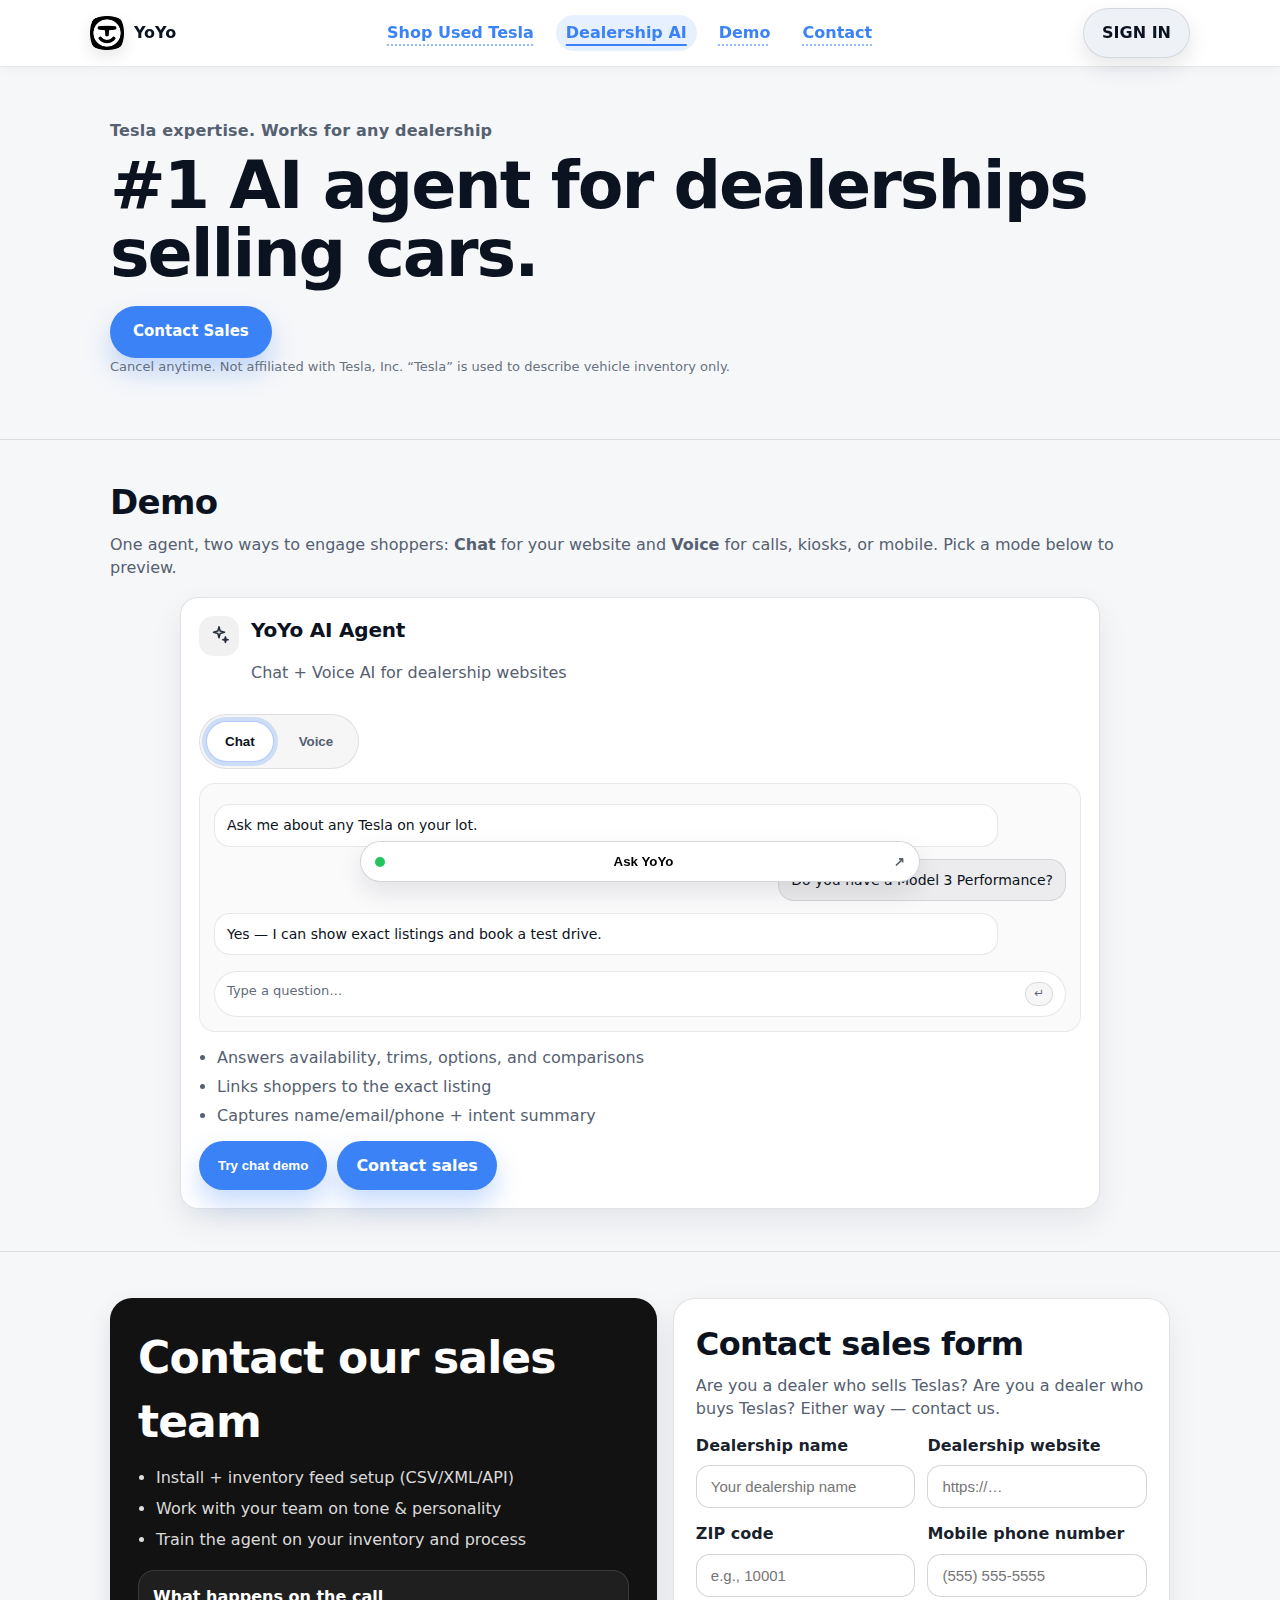
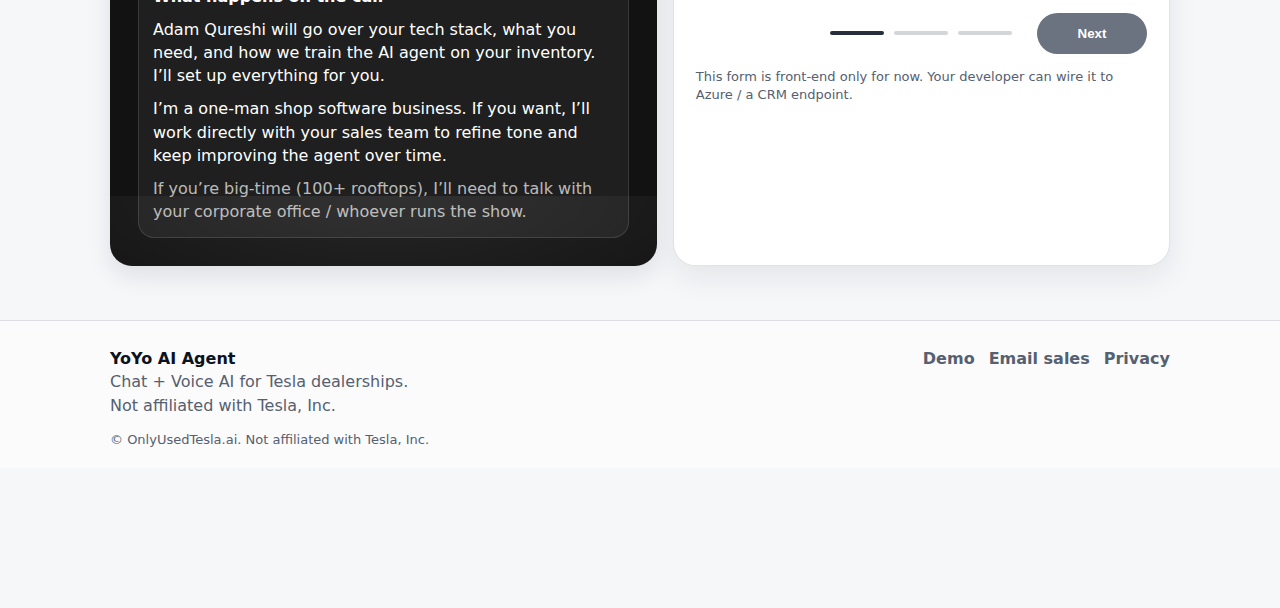
<file: index.html>
<!DOCTYPE html>

<html lang="en">
<head>
<meta charset="utf-8"/>
<meta content="width=device-width, initial-scale=1" name="viewport"/>
<title>YoYo AI Agent — Chat + Voice AI for dealerships</title>
<meta content="YoYo AI Agent helps dealerships sell and acquire vehicles with chat + voice AI, connected to your live inventory feed." name="description"/>
<link href="styles.css" rel="stylesheet"/>
<link rel="icon" type="image/png" href="favicon.png"/>
</head>
<body>
<a class="skip" href="#main">Skip to content</a>
<!-- Top nav -->
<header class="site-header">
<div class="container nav">
<a class="brand" href="#">
<img class="brand-icon" src="yoyo-icon.png" alt="YoYo"/>
<span class="brand-name">YoYo</span>
</a>
<nav aria-label="Primary" class="nav-links">
<a class="nav-link" href="shop-used-tesla.html">Shop Used Tesla</a>
<a class="nav-link" href="index.html" aria-current="page">Dealership AI</a>
<a class="nav-link" href="#demo">Demo</a>
<a class="nav-link" href="#contact">Contact</a>
</nav>
<div class="nav-cta">
<a class="btn btn-secondary" href="#signin">SIGN IN</a>
</div>
</div>
</header>
<main id="main">
<!-- Hero -->
<section class="hero">
<div class="container">
<p class="eyebrow">Tesla expertise. Works for any dealership</p>
<h1 class="h1">#1 AI agent for dealerships selling cars.</h1>
<div class="hero-copy">
<!-- hero copy removed per request; keep primary CTA here -->
<div class="hero-actions">
<!-- per request: replace hero CTAs with a single Contact Sales button -->
<a class="btn btn-primary btn-lg" href="#contact">Contact Sales</a>
</div>
<p class="fineprint">
            Cancel anytime. Not affiliated with Tesla, Inc. “Tesla” is used to describe vehicle inventory only.
          </p>
</div>
</div>
</section>
<hr class="section-divider"/>
<!-- Demo selection -->
<section class="demo" id="demo">
<div class="container">
<div class="section-head">
<h2>Demo</h2>
<p>One agent, two ways to engage shoppers: <strong>Chat</strong> for your website and <strong>Voice</strong> for calls, kiosks, or mobile. Pick a mode below to preview.</p>
</div>
<div class="cards cards-single">
<article aria-label="YoYo AI Agent demo" class="card demo-card demo-tabs-card">
<header class="card-head">
<div aria-hidden="true" class="icon">
<!-- sparkle icon -->
<svg fill="none" viewbox="0 0 24 24">
<path d="M12 2l1.2 4.6L18 8l-4.8 1.4L12 14l-1.2-4.6L6 8l4.8-1.4L12 2Z" stroke="currentColor" stroke-linejoin="round" stroke-width="1.7"></path>
<path d="M19 13l.7 2.6L22 16l-2.3.4L19 19l-.7-2.6L16 16l2.3-.4L19 13Z" stroke="currentColor" stroke-linejoin="round" stroke-width="1.7"></path>
</svg>
</div>
<div>
<h3>YoYo AI Agent</h3>
<p class="muted">Chat + Voice AI for dealership websites</p>
</div>
</header>
<div aria-label="Demo mode" class="demo-tabs" role="tablist">
<button aria-controls="panelChat" aria-selected="true" class="tab active" data-mode="chat" id="tabChat" role="tab" type="button">Chat</button>
<button aria-controls="panelVoice" aria-selected="false" class="tab" data-mode="voice" id="tabVoice" role="tab" type="button">Voice</button>
</div>
<div class="tab-panels">
<!-- Chat panel -->
<section aria-labelledby="tabChat" class="tab-panel" id="panelChat" role="tabpanel">
<div aria-hidden="true" class="mini-chat">
<div class="bubble bubble-ai">Ask me about any Tesla on your lot.</div>
<div class="bubble bubble-user">Do you have a Model 3 Performance?</div>
<div class="bubble bubble-ai">Yes — I can show exact listings and book a test drive.</div>
<div class="mini-input">Type a question… <span class="kbd">↵</span></div>
</div>
<ul class="checklist">
<li>Answers availability, trims, options, and comparisons</li>
<li>Links shoppers to the exact listing</li>
<li>Captures name/email/phone + intent summary</li>
</ul>
<div class="card-actions">
<button class="btn btn-primary" data-open-chat="" type="button">Try chat demo</button>
<a class="btn btn-primary" href="#contact">Contact sales</a>
</div>
</section>
<!-- Voice panel -->
<section aria-labelledby="tabVoice" class="tab-panel" hidden="" id="panelVoice" role="tabpanel">
<p class="voice-blurb">
<strong>Enhanced with voice agents</strong> that guide customers through purchases, answer product questions,
                  and provide personalized shopping experiences.
                </p>
<div class="voice-ui" data-voice-ui=""><div class="voice-ui-top"><button aria-label="Play voice demo" class="voice-ui-play" data-voice-play="" type="button"><svg aria-hidden="true" class="icon-play" fill="none" viewBox="0 0 24 24"><path d="M9 8l8 4-8 4V8z" fill="currentColor"></path></svg><svg aria-hidden="true" class="icon-pause" fill="none" viewBox="0 0 24 24"><path d="M7 6h3v12H7V6zm7 0h3v12h-3V6z" fill="currentColor"></path></svg></button><div aria-hidden="true" class="voice-ui-wave"><div class="voice-ui-wave-bg"></div><div class="voice-ui-wave-progress" data-voice-progress=""></div></div><div class="voice-ui-time" data-voice-time="">00:00</div></div><div class="voice-ui-grid"><div aria-label="Voice agent type" class="voice-ui-sidebar" role="tablist"><div class="voice-ui-sidebar-title">VOICE AGENTS</div><button aria-selected="true" class="voice-ui-sel active" data-voice-scenario="cash" role="tab" type="button"><span class="voice-ui-sel-name">Cash offer agent</span><span class="voice-ui-sel-sub">Capture VIN, mileage, condition, photos</span></button><button aria-selected="false" class="voice-ui-sel" data-voice-scenario="shopping" role="tab" type="button"><span class="voice-ui-sel-name">Shopping agent</span><span class="voice-ui-sel-sub">Narrow choices, explain features, book a test drive</span></button></div><div class="voice-ui-main"><div class="voice-ui-transcript" data-voice-transcript=""></div><div class="voice-ui-hint muted">Press play to preview. You can attach real audio later.</div></div></div></div>
<ul class="checklist">
<li>Cash-offer intake: capture VIN/mileage/condition + seller contact</li>
<li>Shopping guidance: narrow choices, explain features, and recommend in-stock options</li>
<li>Lead handoff: capture intent + route to the dealership with a clean summary</li>
</ul>
<div class="card-actions">
<button class="btn btn-primary" data-open-voice="" type="button">Talk to YoYo (voice)</button>
<a class="btn btn-primary" href="#contact">Contact sales</a>
</div>
</section>
</div>
</article>
</div>
</div>
</section>
<hr class="section-divider"/>
<!-- Contact Sales (ElevenLabs-inspired split layout) -->
<section aria-labelledby="contactTitle" class="contact" id="contact">
<div class="container">
<div class="contact-grid">
<aside class="contact-left">
<h2 id="contactTitle">Contact our sales team</h2>
<ul class="contact-points">
<li>Install + inventory feed setup (CSV/XML/API)</li>
<li>Work with your team on tone &amp; personality</li>
<li>Train the agent on your inventory and process</li>
</ul>
<div class="contact-note">
<p><strong>What happens on the call</strong></p>
<p>
                Adam Qureshi will go over your tech stack, what you need, and how we train the AI agent on your inventory.
                I’ll set up everything for you.
              </p>
<p>
                I’m a one-man shop software business. If you want, I’ll work directly with your sales team to refine tone and keep
                improving the agent over time.
              </p>
<p class="muted">
                If you’re big-time (100+ rooftops), I’ll need to talk with your corporate office / whoever runs the show.
              </p>
</div>
</aside>
<div class="contact-right">
<div class="form-head">
<h3>Contact sales form</h3>
<p class="muted">Are you a dealer who sells Teslas? Are you a dealer who buys Teslas? Either way — contact us.</p>
</div>
<form class="stepper" id="contactForm" novalidate="">
<!-- hidden: demo preference -->
<input id="preferredDemo" name="preferred_demo" type="hidden" value="chat"/>
<!-- Step 1 -->
<div class="step active" data-step="1">
<div class="field-row">
<label class="field">
<span>Dealership name</span>
<input autocomplete="organization" name="dealership_name" placeholder="Your dealership name" required=""/>
</label>
<label class="field">
<span>Dealership website</span>
<input autocomplete="url" name="dealership_website" placeholder="https://…" required="" type="url"/>
</label>
</div>
<div class="field-row">
<label class="field">
<span>ZIP code</span>
<input autocomplete="postal-code" inputmode="numeric" name="zip" placeholder="e.g., 10001" required=""/>
</label>
<label class="field">
<span>Mobile phone number</span>
<input autocomplete="tel" name="phone" placeholder="(555) 555-5555" required="" type="tel"/>
</label>
</div>
</div>
<!-- Step 2 -->
<div class="step" data-step="2">
<div class="field-row">
<fieldset class="field">
<legend>Are you a dealer who sells Teslas?</legend>
<div class="toggle-row">
<label class="toggle">
<input name="sell_teslas" required="" type="radio" value="yes"/>
<span>Yes</span>
</label>
<label class="toggle">
<input name="sell_teslas" required="" type="radio" value="no"/>
<span>No</span>
</label>
</div>
</fieldset>
<fieldset class="field">
<legend>Are you a dealer who buys Teslas?</legend>
<div class="toggle-row">
<label class="toggle">
<input name="buy_teslas" required="" type="radio" value="yes"/>
<span>Yes</span>
</label>
<label class="toggle">
<input name="buy_teslas" required="" type="radio" value="no"/>
<span>No</span>
</label>
</div>
</fieldset>
</div>
<div class="field-row">
<label class="field">
<span>How many Teslas do you have?</span>
<input min="0" name="tesla_count" placeholder="e.g., 25" required="" step="1" type="number"/>
</label>
<label class="field">
<span>How many rooftops?</span>
<input min="1" name="rooftops" placeholder="e.g., 1" required="" step="1" type="number"/>
</label>
</div>
</div>
<!-- Step 3 -->
<div class="step" data-step="3">
<div class="field-row">
<fieldset class="field">
<legend>Do you sell other EVs?</legend>
<div class="toggle-row">
<label class="toggle">
<input name="other_evs" required="" type="radio" value="yes"/>
<span>Yes</span>
</label>
<label class="toggle">
<input name="other_evs" required="" type="radio" value="no"/>
<span>No</span>
</label>
</div>
<p class="hint">If yes, we can also build agents for other brands.</p>
</fieldset>
<fieldset class="field" id="otherBrandsField">
<legend>Want an agent for those brands?</legend>
<div class="toggle-row">
<label class="toggle">
<input name="agent_other_brands" type="radio" value="yes"/>
<span>Yes</span>
</label>
<label class="toggle">
<input name="agent_other_brands" type="radio" value="no"/>
<span>No</span>
</label>
</div>
<p class="hint">Optional — you can decide later.</p>
</fieldset>
</div>
<label class="field">
<span>Anything else we should know?</span>
<textarea name="notes" placeholder="Tech stack, lead routing, preferred tone, goals…" rows="5"></textarea>
</label>
</div>
<!-- Controls -->
<div class="step-controls">
<button aria-label="Back" class="btn btn-ghost" id="backBtn" type="button">Back</button>
<div aria-hidden="true" class="progress">
<span class="bar on"></span>
<span class="bar"></span>
<span class="bar"></span>
</div>
<button class="btn btn-pill" id="nextBtn" type="button">Next</button>
</div>
<p class="form-fineprint muted">
                This form is front-end only for now. Your developer can wire it to Azure / a CRM endpoint.
              </p>
</form>
<div class="success" hidden="" id="formSuccess">
<h4>Thanks — we got it.</h4>
<p>We’ll reach out shortly to schedule a call.</p>
</div>
</div>
</div>
</div>
</section>
<!-- Footer -->
<footer class="footer">
<div class="container footer-inner">
<div>
<div class="footer-brand">YoYo AI Agent</div>
<div class="muted">Chat + Voice AI for Tesla dealerships.</div>
<div class="muted">Not affiliated with Tesla, Inc.</div>
</div>
<nav aria-label="Footer" class="footer-links">
<a href="#demo">Demo</a>
<a href="#contact">Email sales</a>
<a href="#privacy">Privacy</a>
</nav>
</div>
<div class="container footer-bottom muted">© OnlyUsedTesla.ai. Not affiliated with Tesla, Inc.</div>
</footer>
</main>
<!-- Floating launcher -->
<button aria-controls="chatDrawer" aria-haspopup="dialog" class="launcher" id="launcher" type="button">
<span aria-hidden="true" class="dot"></span>
    Ask YoYo
    <span aria-hidden="true" class="arrow">↗</span>
</button>
<!-- Chat drawer -->
<div aria-label="Demo chat" aria-modal="true" class="drawer" hidden="" id="chatDrawer" role="dialog">
<div class="drawer-head">
<div class="drawer-title">
<strong>Demo YoYo Chat AI Agent</strong>
<span class="muted"> (no backend)</span>
</div>
<button aria-label="Close" class="icon-btn" data-close-drawer="" type="button">✕</button>
</div>
<div class="drawer-body" id="chatMessages">
<div class="msg ai">
        Hi — I’m YoYo. Ask me about Tesla inventory, payments, or selling your Tesla.
        <div class="muted small">This is a front-end preview (your dev can connect it to Azure later).</div>
</div>
</div>
<form class="drawer-input" id="chatForm">
<input autocomplete="off" id="chatInput" placeholder="Message" type="text"/>
<button class="btn btn-primary" type="submit">Send</button>
</form>
</div>
<!-- Voice demo modal -->
<div aria-label="Voice demo" aria-modal="true" class="modal" hidden="" id="voiceModal" role="dialog">
<div class="modal-card">
<div class="modal-head">
<div>
<strong>Demo YoYo Voice AI Agent</strong>
<div class="muted small">Optional browser demo using built-in speech features. No backend required.</div>
</div>
<button aria-label="Close" class="icon-btn" data-close-voice="" type="button">✕</button>
</div>
<div class="modal-body">
<p class="muted">Status: <span id="voiceStatus">Idle</span></p>
<p class="hint">Say something like: <em>“Do you have a 2022 Model Y under 35k?”</em></p>
<div class="voice-actions">
<button class="btn btn-primary" id="startVoiceBtn" type="button">Start voice</button>
<button class="btn btn-ghost" disabled="" id="stopVoiceBtn" type="button">Stop</button>
<label class="check">
<input id="ttsToggle" type="checkbox"/>
<span>Speak responses</span>
</label>
</div>
<div aria-live="polite" class="voice-log" id="voiceLog"></div>
<div class="voice-fallback">
<div class="muted">No mic? Type a prompt:</div>
<form class="voice-text" id="voiceTextForm">
<input id="voiceTextInput" placeholder="Ask about inventory…" type="text"/>
<button class="btn btn-primary" type="submit">Send</button>
</form>
</div>
</div>
</div>
</div>
<script src="script.js"></script>
</body>
</html>
</file>
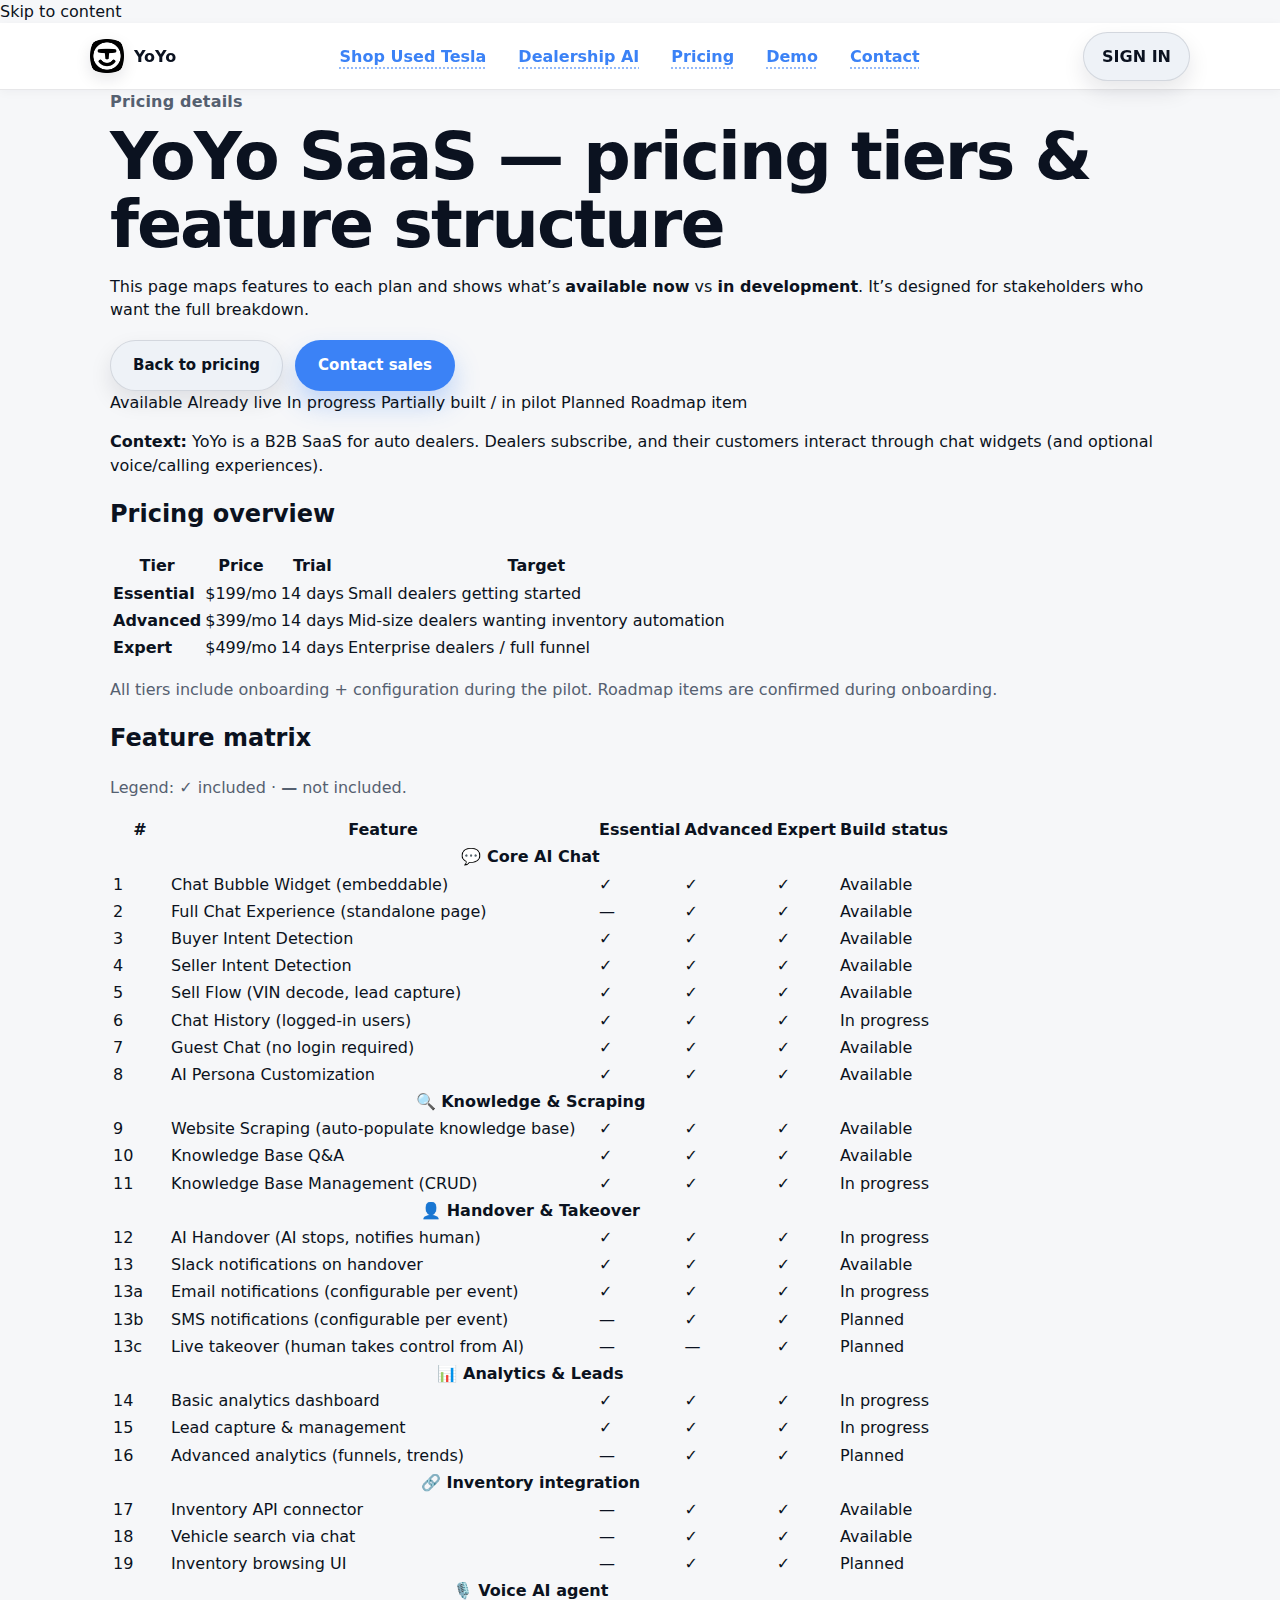
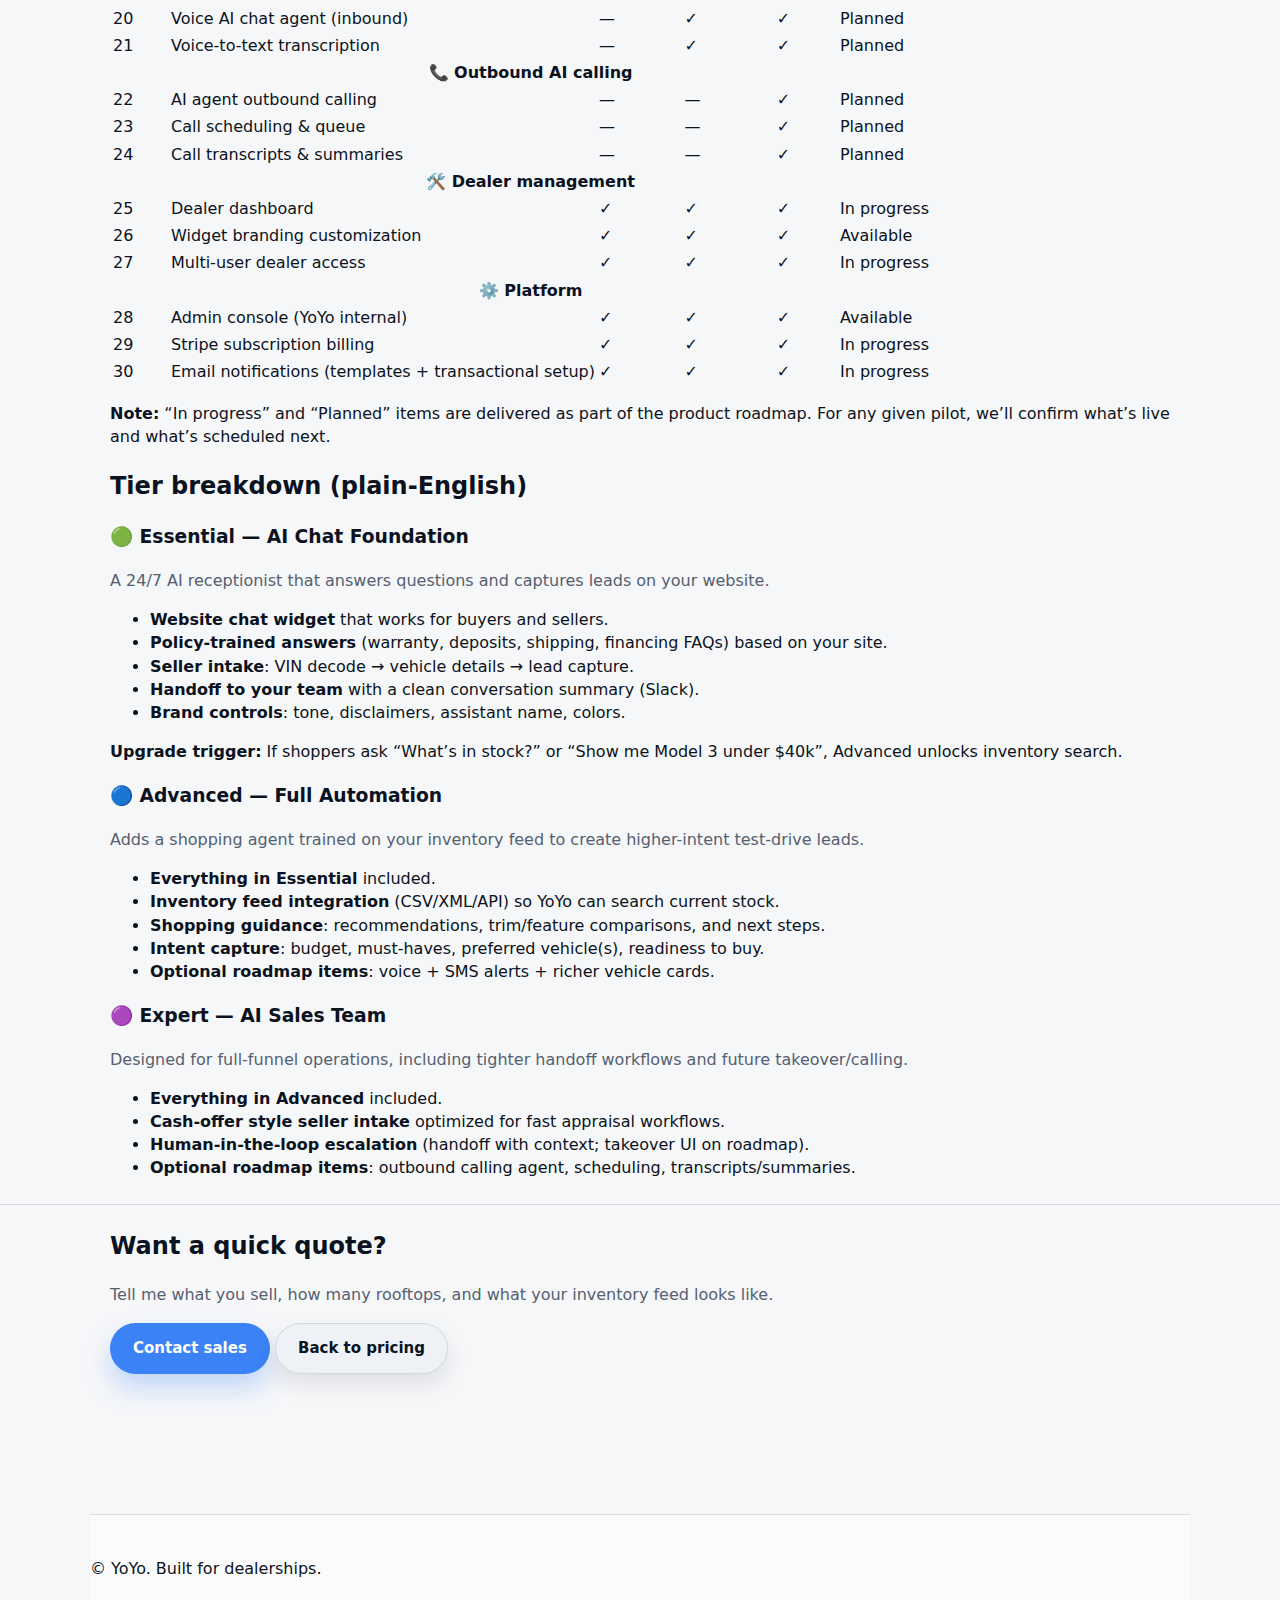
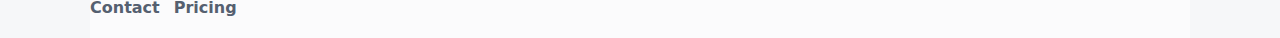
<file: pricing-details.html>
<!doctype html>
<html lang="en">
<head>
  <meta charset="utf-8"/>
  <meta name="viewport" content="width=device-width,initial-scale=1"/>
  <meta name="description" content="YoYo pricing tiers & feature structure — full feature matrix and availability status."/>
  <title>Pricing details | YoYo Dealership AI</title>
  <link rel="icon" type="image/png" href="favicon.png"/>
  <link rel="stylesheet" href="styles.css"/>
</head>
<body>
  <a class="skip-link" href="#main">Skip to content</a>

  <header class="site-header">
    <div class="container nav">
      <a class="brand" href="index.html">
        <img class="brand-icon" src="yoyo-icon.png" alt="YoYo"/>
        <span class="brand-name">YoYo</span>
      </a>

      <nav aria-label="Primary" class="nav-links">
        <a class="nav-link" href="shop-used-tesla.html">Shop Used Tesla</a>
        <a class="nav-link" href="index.html">Dealership AI</a>
        <a class="nav-link" href="pricing.html">Pricing</a>
        <a class="nav-link" href="index.html#demo">Demo</a>
        <a class="nav-link" href="index.html#contact">Contact</a>
      </nav>

      <div class="nav-cta">
        <a class="btn btn-secondary" href="index.html#signin">SIGN IN</a>
      </div>
    </div>
  </header>

  <main id="main">
    <section class="details-hero">
      <div class="container">
        <p class="eyebrow">Pricing details</p>
        <h1 class="h1">YoYo SaaS — pricing tiers &amp; feature structure</h1>
        <p class="lead details-lead">
          This page maps features to each plan and shows what’s <strong>available now</strong> vs <strong>in development</strong>.
          It’s designed for stakeholders who want the full breakdown.
        </p>

        <div class="hero-actions">
          <a class="btn btn-secondary btn-lg" href="pricing.html">Back to pricing</a>
          <a class="btn btn-primary btn-lg" href="index.html#contact">Contact sales</a>
        </div>

        <div class="details-legend" aria-label="Availability legend">
          <span class="chip chip-now">Available</span>
          <span class="legend-text">Already live</span>
          <span class="chip chip-pilot">In progress</span>
          <span class="legend-text">Partially built / in pilot</span>
          <span class="chip chip-roadmap">Planned</span>
          <span class="legend-text">Roadmap item</span>
        </div>

        <div class="details-callout">
          <p>
            <strong>Context:</strong> YoYo is a B2B SaaS for auto dealers. Dealers subscribe, and their customers interact through
            chat widgets (and optional voice/calling experiences).
          </p>
        </div>
      </div>
    </section>

    <section class="details-section" aria-label="Pricing overview">
      <div class="container">
        <h2>Pricing overview</h2>
        <div class="table-wrap">
          <table class="overview-table">
            <thead>
              <tr>
                <th>Tier</th>
                <th>Price</th>
                <th>Trial</th>
                <th>Target</th>
              </tr>
            </thead>
            <tbody>
              <tr>
                <td><strong>Essential</strong></td>
                <td>$199/mo</td>
                <td>14 days</td>
                <td>Small dealers getting started</td>
              </tr>
              <tr>
                <td><strong>Advanced</strong></td>
                <td>$399/mo</td>
                <td>14 days</td>
                <td>Mid-size dealers wanting inventory automation</td>
              </tr>
              <tr>
                <td><strong>Expert</strong></td>
                <td>$499/mo</td>
                <td>14 days</td>
                <td>Enterprise dealers / full funnel</td>
              </tr>
            </tbody>
          </table>
        </div>

        <p class="muted details-note">
          All tiers include onboarding + configuration during the pilot. Roadmap items are confirmed during onboarding.
        </p>
      </div>
    </section>

    <section class="details-section" aria-label="Feature matrix">
      <div class="container">
        <h2>Feature matrix</h2>
        <p class="muted">
          Legend: <strong>✓</strong> included · <strong>—</strong> not included.
        </p>

        <div class="table-wrap">
          <table class="matrix-table">
            <thead>
              <tr>
                <th style="width:56px;">#</th>
                <th>Feature</th>
                <th>Essential</th>
                <th>Advanced</th>
                <th>Expert</th>
                <th>Build status</th>
              </tr>
            </thead>
            <tbody>
              <tr class="matrix-group"><th colspan="6">💬 Core AI Chat</th></tr>
              <tr>
                <td>1</td>
                <td>Chat Bubble Widget (embeddable)</td>
                <td class="cell-yes">✓</td>
                <td class="cell-yes">✓</td>
                <td class="cell-yes">✓</td>
                <td><span class="chip chip-now">Available</span></td>
              </tr>
              <tr>
                <td>2</td>
                <td>Full Chat Experience (standalone page)</td>
                <td class="cell-no">—</td>
                <td class="cell-yes">✓</td>
                <td class="cell-yes">✓</td>
                <td><span class="chip chip-now">Available</span></td>
              </tr>
              <tr>
                <td>3</td>
                <td>Buyer Intent Detection</td>
                <td class="cell-yes">✓</td>
                <td class="cell-yes">✓</td>
                <td class="cell-yes">✓</td>
                <td><span class="chip chip-now">Available</span></td>
              </tr>
              <tr>
                <td>4</td>
                <td>Seller Intent Detection</td>
                <td class="cell-yes">✓</td>
                <td class="cell-yes">✓</td>
                <td class="cell-yes">✓</td>
                <td><span class="chip chip-now">Available</span></td>
              </tr>
              <tr>
                <td>5</td>
                <td>Sell Flow (VIN decode, lead capture)</td>
                <td class="cell-yes">✓</td>
                <td class="cell-yes">✓</td>
                <td class="cell-yes">✓</td>
                <td><span class="chip chip-now">Available</span></td>
              </tr>
              <tr>
                <td>6</td>
                <td>Chat History (logged-in users)</td>
                <td class="cell-yes">✓</td>
                <td class="cell-yes">✓</td>
                <td class="cell-yes">✓</td>
                <td><span class="chip chip-pilot">In progress</span></td>
              </tr>
              <tr>
                <td>7</td>
                <td>Guest Chat (no login required)</td>
                <td class="cell-yes">✓</td>
                <td class="cell-yes">✓</td>
                <td class="cell-yes">✓</td>
                <td><span class="chip chip-now">Available</span></td>
              </tr>
              <tr>
                <td>8</td>
                <td>AI Persona Customization</td>
                <td class="cell-yes">✓</td>
                <td class="cell-yes">✓</td>
                <td class="cell-yes">✓</td>
                <td><span class="chip chip-now">Available</span></td>
              </tr>

              <tr class="matrix-group"><th colspan="6">🔍 Knowledge &amp; Scraping</th></tr>
              <tr>
                <td>9</td>
                <td>Website Scraping (auto-populate knowledge base)</td>
                <td class="cell-yes">✓</td>
                <td class="cell-yes">✓</td>
                <td class="cell-yes">✓</td>
                <td><span class="chip chip-now">Available</span></td>
              </tr>
              <tr>
                <td>10</td>
                <td>Knowledge Base Q&amp;A</td>
                <td class="cell-yes">✓</td>
                <td class="cell-yes">✓</td>
                <td class="cell-yes">✓</td>
                <td><span class="chip chip-now">Available</span></td>
              </tr>
              <tr>
                <td>11</td>
                <td>Knowledge Base Management (CRUD)</td>
                <td class="cell-yes">✓</td>
                <td class="cell-yes">✓</td>
                <td class="cell-yes">✓</td>
                <td><span class="chip chip-pilot">In progress</span></td>
              </tr>

              <tr class="matrix-group"><th colspan="6">👤 Handover &amp; Takeover</th></tr>
              <tr>
                <td>12</td>
                <td>AI Handover (AI stops, notifies human)</td>
                <td class="cell-yes">✓</td>
                <td class="cell-yes">✓</td>
                <td class="cell-yes">✓</td>
                <td><span class="chip chip-pilot">In progress</span></td>
              </tr>
              <tr>
                <td>13</td>
                <td>Slack notifications on handover</td>
                <td class="cell-yes">✓</td>
                <td class="cell-yes">✓</td>
                <td class="cell-yes">✓</td>
                <td><span class="chip chip-now">Available</span></td>
              </tr>
              <tr>
                <td>13a</td>
                <td>Email notifications (configurable per event)</td>
                <td class="cell-yes">✓</td>
                <td class="cell-yes">✓</td>
                <td class="cell-yes">✓</td>
                <td><span class="chip chip-pilot">In progress</span></td>
              </tr>
              <tr>
                <td>13b</td>
                <td>SMS notifications (configurable per event)</td>
                <td class="cell-no">—</td>
                <td class="cell-yes">✓</td>
                <td class="cell-yes">✓</td>
                <td><span class="chip chip-roadmap">Planned</span></td>
              </tr>
              <tr>
                <td>13c</td>
                <td>Live takeover (human takes control from AI)</td>
                <td class="cell-no">—</td>
                <td class="cell-no">—</td>
                <td class="cell-yes">✓</td>
                <td><span class="chip chip-roadmap">Planned</span></td>
              </tr>

              <tr class="matrix-group"><th colspan="6">📊 Analytics &amp; Leads</th></tr>
              <tr>
                <td>14</td>
                <td>Basic analytics dashboard</td>
                <td class="cell-yes">✓</td>
                <td class="cell-yes">✓</td>
                <td class="cell-yes">✓</td>
                <td><span class="chip chip-pilot">In progress</span></td>
              </tr>
              <tr>
                <td>15</td>
                <td>Lead capture &amp; management</td>
                <td class="cell-yes">✓</td>
                <td class="cell-yes">✓</td>
                <td class="cell-yes">✓</td>
                <td><span class="chip chip-pilot">In progress</span></td>
              </tr>
              <tr>
                <td>16</td>
                <td>Advanced analytics (funnels, trends)</td>
                <td class="cell-no">—</td>
                <td class="cell-yes">✓</td>
                <td class="cell-yes">✓</td>
                <td><span class="chip chip-roadmap">Planned</span></td>
              </tr>

              <tr class="matrix-group"><th colspan="6">🔗 Inventory integration</th></tr>
              <tr>
                <td>17</td>
                <td>Inventory API connector</td>
                <td class="cell-no">—</td>
                <td class="cell-yes">✓</td>
                <td class="cell-yes">✓</td>
                <td><span class="chip chip-now">Available</span></td>
              </tr>
              <tr>
                <td>18</td>
                <td>Vehicle search via chat</td>
                <td class="cell-no">—</td>
                <td class="cell-yes">✓</td>
                <td class="cell-yes">✓</td>
                <td><span class="chip chip-now">Available</span></td>
              </tr>
              <tr>
                <td>19</td>
                <td>Inventory browsing UI</td>
                <td class="cell-no">—</td>
                <td class="cell-yes">✓</td>
                <td class="cell-yes">✓</td>
                <td><span class="chip chip-roadmap">Planned</span></td>
              </tr>

              <tr class="matrix-group"><th colspan="6">🎙️ Voice AI agent</th></tr>
              <tr>
                <td>20</td>
                <td>Voice AI chat agent (inbound)</td>
                <td class="cell-no">—</td>
                <td class="cell-yes">✓</td>
                <td class="cell-yes">✓</td>
                <td><span class="chip chip-roadmap">Planned</span></td>
              </tr>
              <tr>
                <td>21</td>
                <td>Voice-to-text transcription</td>
                <td class="cell-no">—</td>
                <td class="cell-yes">✓</td>
                <td class="cell-yes">✓</td>
                <td><span class="chip chip-roadmap">Planned</span></td>
              </tr>

              <tr class="matrix-group"><th colspan="6">📞 Outbound AI calling</th></tr>
              <tr>
                <td>22</td>
                <td>AI agent outbound calling</td>
                <td class="cell-no">—</td>
                <td class="cell-no">—</td>
                <td class="cell-yes">✓</td>
                <td><span class="chip chip-roadmap">Planned</span></td>
              </tr>
              <tr>
                <td>23</td>
                <td>Call scheduling &amp; queue</td>
                <td class="cell-no">—</td>
                <td class="cell-no">—</td>
                <td class="cell-yes">✓</td>
                <td><span class="chip chip-roadmap">Planned</span></td>
              </tr>
              <tr>
                <td>24</td>
                <td>Call transcripts &amp; summaries</td>
                <td class="cell-no">—</td>
                <td class="cell-no">—</td>
                <td class="cell-yes">✓</td>
                <td><span class="chip chip-roadmap">Planned</span></td>
              </tr>

              <tr class="matrix-group"><th colspan="6">🛠️ Dealer management</th></tr>
              <tr>
                <td>25</td>
                <td>Dealer dashboard</td>
                <td class="cell-yes">✓</td>
                <td class="cell-yes">✓</td>
                <td class="cell-yes">✓</td>
                <td><span class="chip chip-pilot">In progress</span></td>
              </tr>
              <tr>
                <td>26</td>
                <td>Widget branding customization</td>
                <td class="cell-yes">✓</td>
                <td class="cell-yes">✓</td>
                <td class="cell-yes">✓</td>
                <td><span class="chip chip-now">Available</span></td>
              </tr>
              <tr>
                <td>27</td>
                <td>Multi-user dealer access</td>
                <td class="cell-yes">✓</td>
                <td class="cell-yes">✓</td>
                <td class="cell-yes">✓</td>
                <td><span class="chip chip-pilot">In progress</span></td>
              </tr>

              <tr class="matrix-group"><th colspan="6">⚙️ Platform</th></tr>
              <tr>
                <td>28</td>
                <td>Admin console (YoYo internal)</td>
                <td class="cell-yes">✓</td>
                <td class="cell-yes">✓</td>
                <td class="cell-yes">✓</td>
                <td><span class="chip chip-now">Available</span></td>
              </tr>
              <tr>
                <td>29</td>
                <td>Stripe subscription billing</td>
                <td class="cell-yes">✓</td>
                <td class="cell-yes">✓</td>
                <td class="cell-yes">✓</td>
                <td><span class="chip chip-pilot">In progress</span></td>
              </tr>
              <tr>
                <td>30</td>
                <td>Email notifications (templates + transactional setup)</td>
                <td class="cell-yes">✓</td>
                <td class="cell-yes">✓</td>
                <td class="cell-yes">✓</td>
                <td><span class="chip chip-pilot">In progress</span></td>
              </tr>
            </tbody>
          </table>
        </div>

        <p class="details-note">
          <strong>Note:</strong> “In progress” and “Planned” items are delivered as part of the product roadmap.
          For any given pilot, we’ll confirm what’s live and what’s scheduled next.
        </p>
      </div>
    </section>

    <section class="details-section" aria-label="Tier breakdown">
      <div class="container">
        <h2>Tier breakdown (plain-English)</h2>

        <div class="tier-grid">
          <article class="tier-card">
            <h3>🟢 Essential — AI Chat Foundation</h3>
            <p class="muted">A 24/7 AI receptionist that answers questions and captures leads on your website.</p>
            <ul class="tier-list">
              <li><strong>Website chat widget</strong> that works for buyers and sellers.</li>
              <li><strong>Policy-trained answers</strong> (warranty, deposits, shipping, financing FAQs) based on your site.</li>
              <li><strong>Seller intake</strong>: VIN decode → vehicle details → lead capture.</li>
              <li><strong>Handoff to your team</strong> with a clean conversation summary (Slack).</li>
              <li><strong>Brand controls</strong>: tone, disclaimers, assistant name, colors.</li>
            </ul>
            <div class="tier-callout">
              <p><strong>Upgrade trigger:</strong> If shoppers ask “What’s in stock?” or “Show me Model 3 under $40k”, Advanced unlocks inventory search.</p>
            </div>
          </article>

          <article class="tier-card">
            <h3>🔵 Advanced — Full Automation</h3>
            <p class="muted">Adds a shopping agent trained on your inventory feed to create higher-intent test-drive leads.</p>
            <ul class="tier-list">
              <li><strong>Everything in Essential</strong> included.</li>
              <li><strong>Inventory feed integration</strong> (CSV/XML/API) so YoYo can search current stock.</li>
              <li><strong>Shopping guidance</strong>: recommendations, trim/feature comparisons, and next steps.</li>
              <li><strong>Intent capture</strong>: budget, must-haves, preferred vehicle(s), readiness to buy.</li>
              <li><strong>Optional roadmap items</strong>: voice + SMS alerts + richer vehicle cards.</li>
            </ul>
          </article>

          <article class="tier-card">
            <h3>🟣 Expert — AI Sales Team</h3>
            <p class="muted">Designed for full-funnel operations, including tighter handoff workflows and future takeover/calling.</p>
            <ul class="tier-list">
              <li><strong>Everything in Advanced</strong> included.</li>
              <li><strong>Cash-offer style seller intake</strong> optimized for fast appraisal workflows.</li>
              <li><strong>Human-in-the-loop escalation</strong> (handoff with context; takeover UI on roadmap).</li>
              <li><strong>Optional roadmap items</strong>: outbound calling agent, scheduling, transcripts/summaries.</li>
            </ul>
          </article>
        </div>
      </div>
    </section>

    <hr class="section-divider"/>

    <section class="pricing-cta" aria-label="Contact sales call to action">
      <div class="container">
        <div class="cta-card">
          <div>
            <h2>Want a quick quote?</h2>
            <p class="muted">Tell me what you sell, how many rooftops, and what your inventory feed looks like.</p>
          </div>
          <div class="cta-actions">
            <a class="btn btn-primary btn-lg" href="index.html#contact">Contact sales</a>
            <a class="btn btn-secondary btn-lg" href="pricing.html">Back to pricing</a>
          </div>
        </div>
      </div>
    </section>
  </main>

  <footer class="site-footer">
    <div class="container footer">
      <p>© <span id="year"></span> YoYo. Built for dealerships. </p>
      <div class="footer-links">
        <a href="index.html#contact">Contact</a>
        <a href="pricing.html">Pricing</a>
      </div>
    </div>
  </footer>

  <script src="script.js"></script>
</body>
</html>
</file>
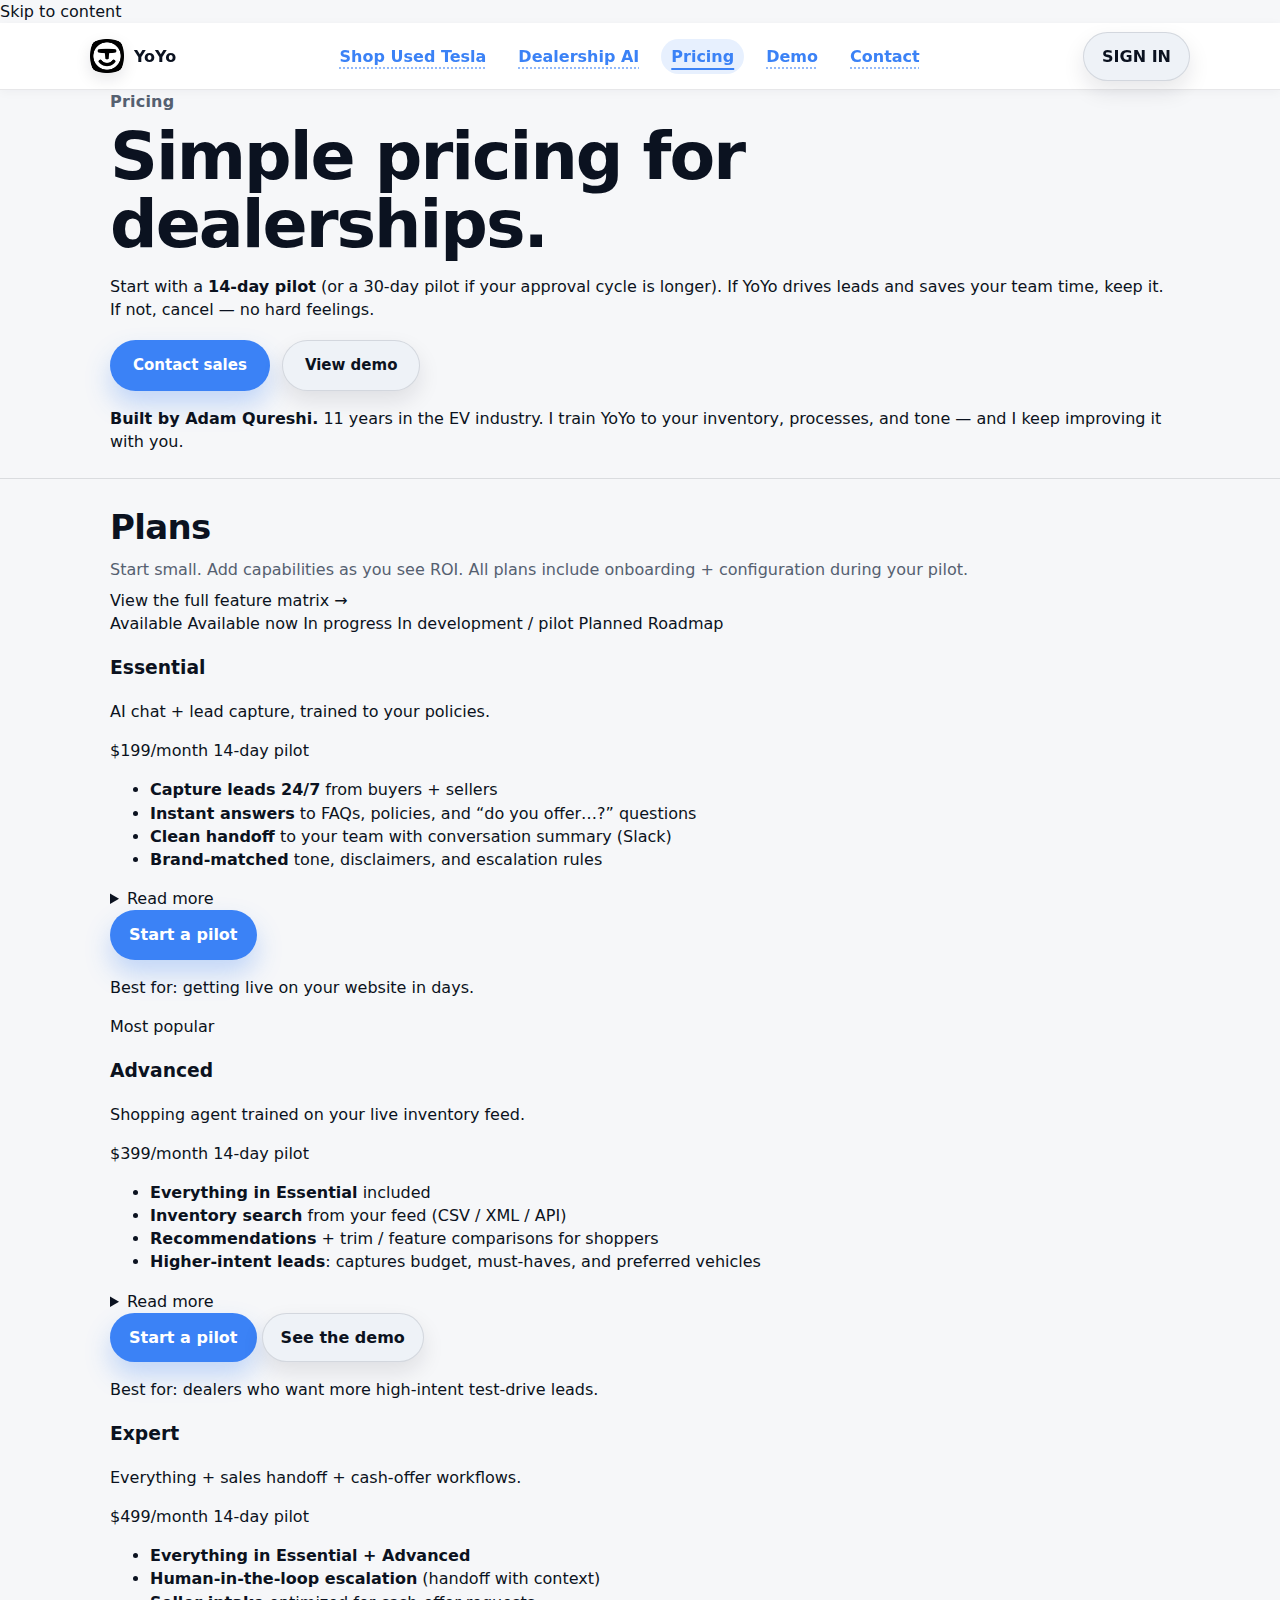
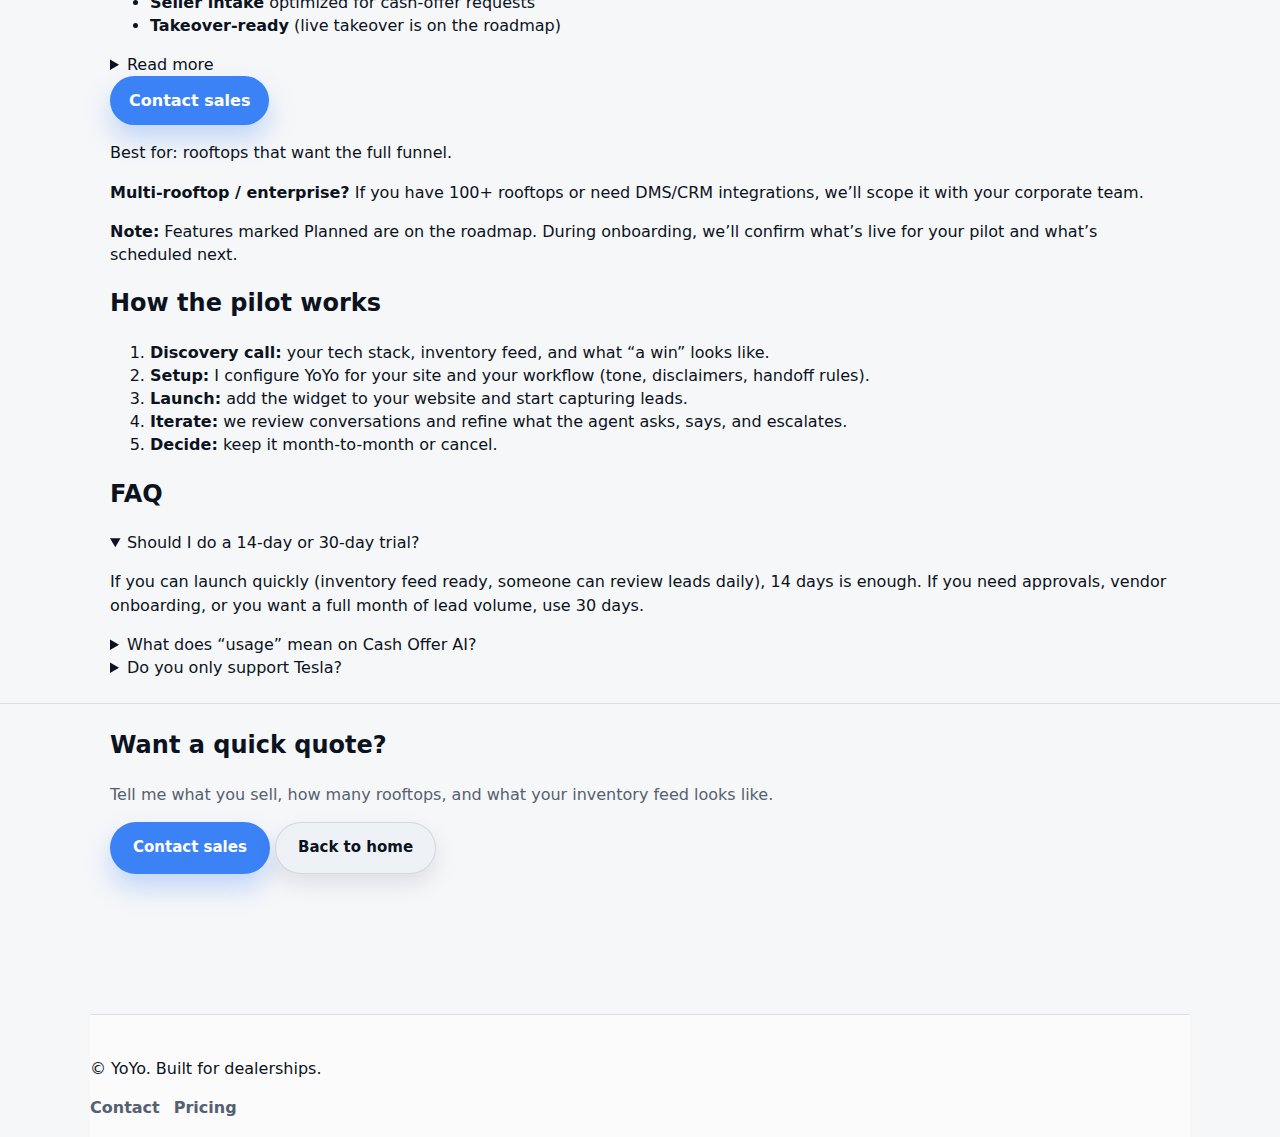
<file: pricing.html>
<!doctype html>
<html lang="en">
<head>
  <meta charset="utf-8"/>
  <meta name="viewport" content="width=device-width,initial-scale=1"/>
  <meta name="description" content="YoYo pricing for dealership AI — chat, shopping, and sales workflow automation."/>
  <title>Pricing | YoYo Dealership AI</title>
  <link rel="icon" type="image/png" href="favicon.png"/>
  <link rel="stylesheet" href="styles.css"/>
</head>
<body>
  <a class="skip-link" href="#main">Skip to content</a>

  <header class="site-header">
    <div class="container nav">
      <a class="brand" href="index.html">
        <img class="brand-icon" src="yoyo-icon.png" alt="YoYo"/>
        <span class="brand-name">YoYo</span>
      </a>

      <nav aria-label="Primary" class="nav-links">
        <a class="nav-link" href="shop-used-tesla.html">Shop Used Tesla</a>
        <a class="nav-link" href="index.html">Dealership AI</a>
        <a class="nav-link" href="pricing.html" aria-current="page">Pricing</a>
        <a class="nav-link" href="index.html#demo">Demo</a>
        <a class="nav-link" href="index.html#contact">Contact</a>
      </nav>

      <div class="nav-cta">
        <a class="btn btn-secondary" href="index.html#signin">SIGN IN</a>
      </div>
    </div>
  </header>

  <main id="main">
    <section class="pricing-hero">
      <div class="container">
        <p class="eyebrow">Pricing</p>
        <h1 class="h1">Simple pricing for dealerships.</h1>
        <p class="lead">
          Start with a <strong>14-day pilot</strong> (or a 30-day pilot if your approval cycle is longer). If YoYo drives
          leads and saves your team time, keep it. If not, cancel — no hard feelings.
        </p>

        <div class="hero-actions">
          <a class="btn btn-primary btn-lg" href="index.html#contact">Contact sales</a>
          <a class="btn btn-secondary btn-lg" href="index.html#demo">View demo</a>
        </div>

        <div class="pricing-proof">
          <p>
            <strong>Built by Adam Qureshi.</strong> 11 years in the EV industry. I train YoYo to your inventory,
            processes, and tone — and I keep improving it with you.
          </p>
        </div>
      </div>
    </section>

    <hr class="section-divider"/>

    <section class="pricing-plans" aria-label="Pricing plans">
      <div class="container">
        <div class="section-head">
          <h2>Plans</h2>
          <p>
            Start small. Add capabilities as you see ROI.
            <span class="muted">All plans include onboarding + configuration during your pilot.</span>
          </p>
          <div class="section-subactions">
            <a class="text-link" href="pricing-details.html">View the full feature matrix →</a>
          </div>
        </div>

        <div class="plan-legend" aria-label="Availability legend">
          <span class="chip chip-now">Available</span>
          <span class="legend-text">Available now</span>
          <span class="chip chip-pilot">In progress</span>
          <span class="legend-text">In development / pilot</span>
          <span class="chip chip-roadmap">Planned</span>
          <span class="legend-text">Roadmap</span>
        </div>

        <div class="pricing-grid">
          <!-- =====================
               ESSENTIAL
               ===================== -->
          <article class="plan-card">
            <header class="plan-head">
              <h3>Essential</h3>
              <p class="plan-sub">AI chat + lead capture, trained to your policies.</p>
            </header>

            <div class="plan-price">
              <span class="price">$199</span><span class="per">/month</span>
              <span class="usage">14-day pilot</span>
            </div>

            <ul class="plan-list">
              <li><strong>Capture leads 24/7</strong> from buyers + sellers</li>
              <li><strong>Instant answers</strong> to FAQs, policies, and “do you offer…?” questions</li>
              <li><strong>Clean handoff</strong> to your team with conversation summary (Slack)</li>
              <li><strong>Brand-matched</strong> tone, disclaimers, and escalation rules</li>
            </ul>

            <details class="plan-more">
              <summary>Read more</summary>
              <div class="plan-more-body">
                <div class="plan-more-section">
                  <h4>Website AI chat</h4>
                  <ul class="feature-list">
                    <li><span class="chip chip-now">Available</span> Embeddable chat bubble widget</li>
                    <li><span class="chip chip-now">Available</span> Buyer + seller intent detection (routes the conversation)</li>
                    <li><span class="chip chip-now">Available</span> Guest chat (no login required)</li>
                    <li><span class="chip chip-now">Available</span> Persona + tone settings (match your brand)</li>
                  </ul>
                </div>

                <div class="plan-more-section">
                  <h4>Seller intake + lead capture</h4>
                  <ul class="feature-list">
                    <li><span class="chip chip-now">Available</span> Guided sell flow (VIN decode → details → mileage/condition → optional photos)</li>
                    <li><span class="chip chip-pilot">In progress</span> Logged-in chat history UI for returning customers</li>
                    <li><span class="chip chip-pilot">In progress</span> Dealer dashboard views for conversations + leads</li>
                  </ul>
                </div>

                <div class="plan-more-section">
                  <h4>Knowledge base</h4>
                  <ul class="feature-list">
                    <li><span class="chip chip-now">Available</span> Website scraping to auto-populate Q&amp;A</li>
                    <li><span class="chip chip-now">Available</span> Policy/FAQ answers grounded in your website content</li>
                    <li><span class="chip chip-pilot">In progress</span> Knowledge base editor in the dealer dashboard</li>
                  </ul>
                </div>

                <div class="plan-more-section">
                  <h4>Team handoff</h4>
                  <ul class="feature-list">
                    <li><span class="chip chip-now">Available</span> Slack notifications with a clean summary on escalation</li>
                    <li><span class="chip chip-pilot">In progress</span> Configurable email notifications (event-based)</li>
                  </ul>
                </div>

                <p class="plan-more-note">
                  Want <strong>inventory shopping</strong> or <strong>voice</strong>? Those live in Advanced.
                </p>
              </div>
            </details>

            <div class="plan-actions">
              <a class="btn btn-primary" href="index.html#contact">Start a pilot</a>
            </div>

            <p class="plan-fine">Best for: getting live on your website in days.</p>
          </article>

          <!-- =====================
               ADVANCED
               ===================== -->
          <article class="plan-card plan-featured" aria-label="Featured plan">
            <div class="plan-badge">Most popular</div>

            <header class="plan-head">
              <h3>Advanced</h3>
              <p class="plan-sub">Shopping agent trained on your live inventory feed.</p>
            </header>

            <div class="plan-price">
              <span class="price">$399</span><span class="per">/month</span>
              <span class="usage">14-day pilot</span>
            </div>

            <ul class="plan-list">
              <li><strong>Everything in Essential</strong> included</li>
              <li><strong>Inventory search</strong> from your feed (CSV / XML / API)</li>
              <li><strong>Recommendations</strong> + trim / feature comparisons for shoppers</li>
              <li><strong>Higher-intent leads</strong>: captures budget, must-haves, and preferred vehicles</li>
            </ul>

            <details class="plan-more">
              <summary>Read more</summary>
              <div class="plan-more-body">
                <div class="plan-more-section">
                  <h4>Inventory shopping</h4>
                  <ul class="feature-list">
                    <li><span class="chip chip-now">Available</span> Inventory feed connector (CSV / XML / API)</li>
                    <li><span class="chip chip-now">Available</span> Vehicle search via chat (budget, model, year, mileage, etc.)</li>
                    <li><span class="chip chip-now">Available</span> Guided shopping: next steps, deposits, and test-drive intent capture</li>
                    <li><span class="chip chip-roadmap">Planned</span> Inventory browsing UI (vehicle cards + filters)</li>
                  </ul>
                </div>

                <div class="plan-more-section">
                  <h4>Richer chat experience</h4>
                  <ul class="feature-list">
                    <li><span class="chip chip-now">Available</span> Standalone full-chat page (beyond the bubble)</li>
                    <li><span class="chip chip-roadmap">Planned</span> Visual vehicle cards + image carousels inside chat</li>
                  </ul>
                </div>

                <div class="plan-more-section">
                  <h4>Notifications + analytics</h4>
                  <ul class="feature-list">
                    <li><span class="chip chip-pilot">In progress</span> Dealer-facing analytics dashboard (conversations, leads)</li>
                    <li><span class="chip chip-roadmap">Planned</span> Advanced analytics (funnels, trends, peak-hour insights)</li>
                    <li><span class="chip chip-roadmap">Planned</span> SMS notifications (configurable per event)</li>
                  </ul>
                </div>

                <div class="plan-more-section">
                  <h4>Voice (optional)</h4>
                  <ul class="feature-list">
                    <li><span class="chip chip-roadmap">Planned</span> Voice AI on the widget (talk to YoYo, get spoken responses)</li>
                    <li><span class="chip chip-roadmap">Planned</span> Voice-to-text transcription</li>
                  </ul>
                </div>

                <p class="plan-more-note">
                  Need a <strong>full funnel</strong> with takeover + outbound follow-ups? That’s Expert.
                </p>
              </div>
            </details>

            <div class="plan-actions">
              <a class="btn btn-primary" href="index.html#contact">Start a pilot</a>
              <a class="btn btn-secondary" href="index.html#demo">See the demo</a>
            </div>

            <p class="plan-fine">Best for: dealers who want more high-intent test-drive leads.</p>
          </article>

          <!-- =====================
               EXPERT
               ===================== -->
          <article class="plan-card">
            <header class="plan-head">
              <h3>Expert</h3>
              <p class="plan-sub">Everything + sales handoff + cash-offer workflows.</p>
            </header>

            <div class="plan-price">
              <span class="price">$499</span><span class="per">/month</span>
              <span class="usage">14-day pilot</span>
            </div>

            <ul class="plan-list">
              <li><strong>Everything in Essential + Advanced</strong></li>
              <li><strong>Human-in-the-loop escalation</strong> (handoff with context)</li>
              <li><strong>Seller intake</strong> optimized for cash-offer requests</li>
              <li><strong>Takeover-ready</strong> (live takeover is on the roadmap)</li>
            </ul>

            <details class="plan-more">
              <summary>Read more</summary>
              <div class="plan-more-body">
                <div class="plan-more-section">
                  <h4>Handoff + takeover</h4>
                  <ul class="feature-list">
                    <li><span class="chip chip-now">Available</span> AI escalation + team notifications (Slack)</li>
                    <li><span class="chip chip-pilot">In progress</span> Email notifications (configurable triggers)</li>
                    <li><span class="chip chip-roadmap">Planned</span> Live takeover (agent can jump into the conversation)</li>
                  </ul>
                </div>

                <div class="plan-more-section">
                  <h4>Cash-offer workflows</h4>
                  <ul class="feature-list">
                    <li><span class="chip chip-now">Available</span> Seller intake (VIN, mileage, condition, optional photos)</li>
                    <li><span class="chip chip-now">Available</span> Clean summary sent to your team so you can price faster</li>
                  </ul>
                </div>

                <div class="plan-more-section">
                  <h4>Outbound follow-up (optional)</h4>
                  <ul class="feature-list">
                    <li><span class="chip chip-roadmap">Planned</span> AI outbound calling to follow up with leads</li>
                    <li><span class="chip chip-roadmap">Planned</span> Call scheduling / queue management</li>
                    <li><span class="chip chip-roadmap">Planned</span> Call transcripts + summaries stored in the dashboard</li>
                  </ul>
                </div>

                <p class="plan-more-note">
                  Expert is the “full funnel” plan. If you need <strong>DMS/CRM integrations</strong> or multi-rooftop rollout,
                  we’ll scope it with your corporate team.
                </p>
              </div>
            </details>

            <div class="plan-actions">
              <a class="btn btn-primary" href="index.html#contact">Contact sales</a>
            </div>

            <p class="plan-fine">Best for: rooftops that want the full funnel.</p>
          </article>
        </div>

        <div class="pricing-note">
          <p>
            <strong>Multi-rooftop / enterprise?</strong> If you have 100+ rooftops or need DMS/CRM integrations,
            we’ll scope it with your corporate team.
          </p>
        </div>

        <p class="pricing-disclaimer">
          <strong>Note:</strong> Features marked <span class="chip chip-roadmap">Planned</span> are on the roadmap.
          During onboarding, we’ll confirm what’s live for your pilot and what’s scheduled next.
        </p>
      </div>
    </section>

    <section class="pricing-how" aria-label="How the pilot works">
      <div class="container">
        <h2>How the pilot works</h2>

        <ol class="pricing-steps">
          <li><strong>Discovery call:</strong> your tech stack, inventory feed, and what “a win” looks like.</li>
          <li><strong>Setup:</strong> I configure YoYo for your site and your workflow (tone, disclaimers, handoff rules).</li>
          <li><strong>Launch:</strong> add the widget to your website and start capturing leads.</li>
          <li><strong>Iterate:</strong> we review conversations and refine what the agent asks, says, and escalates.</li>
          <li><strong>Decide:</strong> keep it month-to-month or cancel.</li>
        </ol>
      </div>
    </section>

    <section class="pricing-faq" aria-label="Pricing FAQ">
      <div class="container">
        <h2>FAQ</h2>

        <div class="faq-grid">
          <details class="faq" open>
            <summary>Should I do a 14-day or 30-day trial?</summary>
            <p>
              If you can launch quickly (inventory feed ready, someone can review leads daily), 14 days is enough.
              If you need approvals, vendor onboarding, or you want a full month of lead volume, use 30 days.
            </p>
          </details>

          <details class="faq">
            <summary>What does “usage” mean on Cash Offer AI?</summary>
            <p>
              Usually it’s based on volume (e.g., seller intakes / voice minutes). We’ll keep it simple and align it
              to something you can measure.
            </p>
          </details>

          <details class="faq">
            <summary>Do you only support Tesla?</summary>
            <p>
              Tesla is my strongest expertise and where I started — but YoYo can be customized for any inventory.
              Right now I’m focused on luxury EV dealerships; for ICE-focused dealers we can still support you after discovery.
            </p>
          </details>
        </div>
      </div>
    </section>

    <hr class="section-divider"/>

    <section class="pricing-cta" aria-label="Contact sales call to action">
      <div class="container">
        <div class="cta-card">
          <div>
            <h2>Want a quick quote?</h2>
            <p class="muted">Tell me what you sell, how many rooftops, and what your inventory feed looks like.</p>
          </div>
          <div class="cta-actions">
            <a class="btn btn-primary btn-lg" href="index.html#contact">Contact sales</a>
            <a class="btn btn-secondary btn-lg" href="index.html">Back to home</a>
          </div>
        </div>
      </div>
    </section>
  </main>

  <footer class="site-footer">
    <div class="container footer">
      <p>© <span id="year"></span> YoYo. Built for dealerships. </p>
      <div class="footer-links">
        <a href="index.html#contact">Contact</a>
        <a href="pricing.html" aria-current="page">Pricing</a>
      </div>
    </div>
  </footer>

  <script src="script.js"></script>
</body>
</html>
</file>
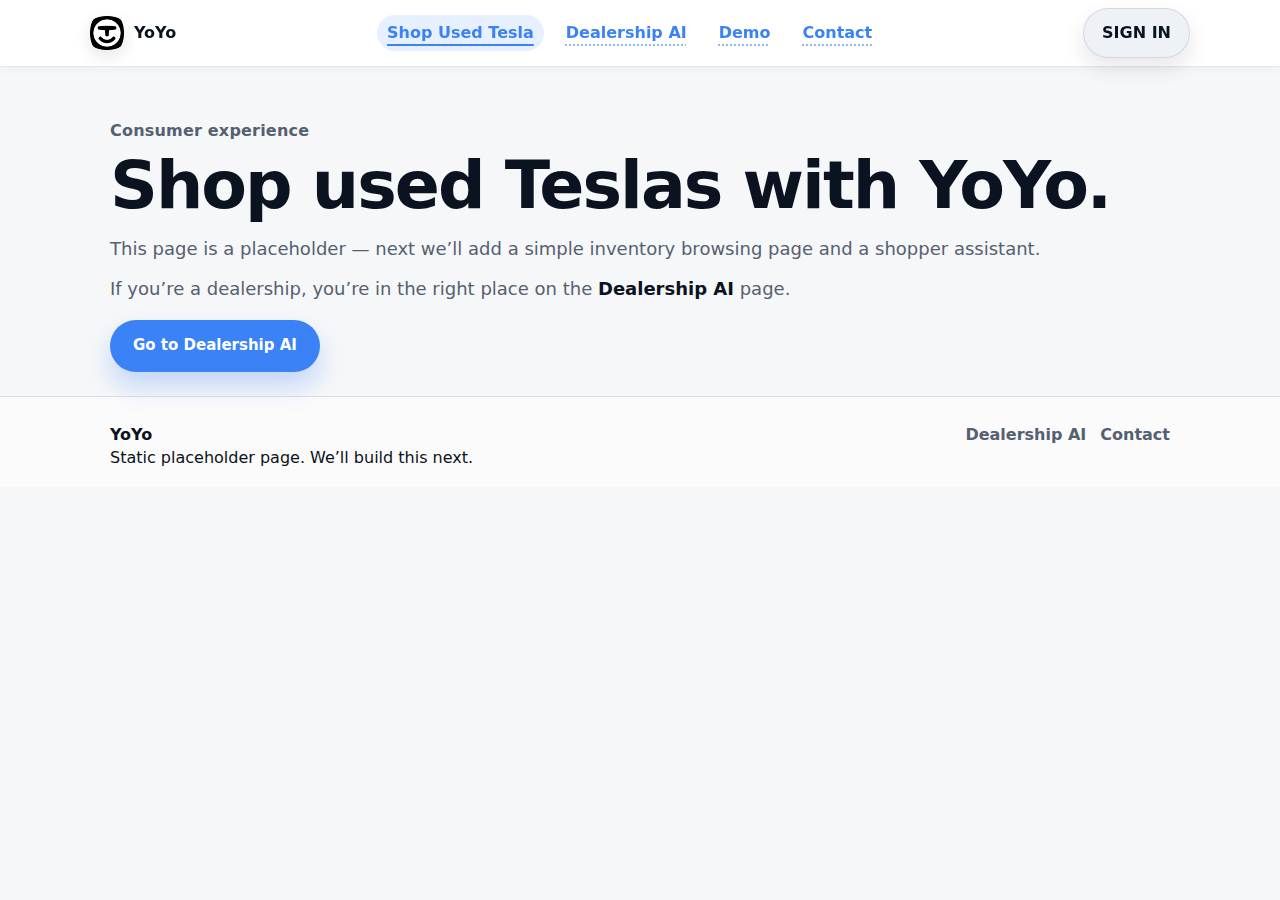
<file: shop-used-tesla.html>
<!doctype html>
<html lang="en">
<head>
  <meta charset="utf-8" />
  <meta name="viewport" content="width=device-width, initial-scale=1" />
  <title>Shop Used Tesla — YoYo</title>
  <meta name="description" content="Shop used Teslas with YoYo. Coming soon." />
  <link rel="stylesheet" href="styles.css" />
  <link rel="icon" type="image/png" href="favicon.png"/>
</head>
<body>
  <a class="skip" href="#main">Skip to content</a>

  <header class="site-header">
    <div class="container nav">
      <a class="brand" href="index.html">
        <img class="brand-icon" src="yoyo-icon.png" alt="YoYo"/>
        <span class="brand-name">YoYo</span>
      </a>

      <nav aria-label="Primary" class="nav-links">
        <a class="nav-link" href="shop-used-tesla.html" aria-current="page">Shop Used Tesla</a>
        <a class="nav-link" href="index.html">Dealership AI</a>
        <a class="nav-link" href="index.html#demo">Demo</a>
        <a class="nav-link" href="index.html#contact">Contact</a>
      </nav>

      <div class="nav-cta">
        <a class="btn btn-secondary" href="#signin">SIGN IN</a>
      </div>
    </div>
  </header>

  <main id="main">
    <section class="hero">
      <div class="container">
        <p class="eyebrow">Consumer experience</p>
        <h1 class="h1">Shop used Teslas with YoYo.</h1>

        <div class="hero-copy">
          <p>
            This page is a placeholder — next we’ll add a simple inventory browsing page and a shopper assistant.
          </p>
          <p>
            If you’re a dealership, you’re in the right place on the <strong>Dealership AI</strong> page.
          </p>

          <div class="hero-actions">
            <a class="btn btn-primary btn-lg" href="index.html">Go to Dealership AI</a>
          </div>
        </div>
      </div>
    </section>

    <footer class="footer">
      <div class="container footer-inner">
        <div>
          <div class="footer-brand">YoYo</div>
          <div class="footer-note">Static placeholder page. We’ll build this next.</div>
        </div>

        <nav aria-label="Footer" class="footer-links">
          <a href="index.html">Dealership AI</a>
          <a href="index.html#contact">Contact</a>
        </nav>
      </div>
    </footer>
  </main>
</body>
</html>
</file>
<file: styles.css>
/* OUT AI Agent landing page (static)
   Light / clean layout, mobile-first.
*/

:root{
  --bg: #f6f7f9;
  --card: #ffffff;
  --text: #0b1220;
  --muted: #556070;
  --line: rgba(16, 24, 40, 0.12);

  --primary: #3b82f6;          /* blue CTA */
  --primaryText: #ffffff;

  --secondaryBg: #eef2f7;
  --secondaryText: #0b1220;
  --secondaryLine: rgba(16, 24, 40, 0.12);

  --accent: #3b82f6;           /* CTA blue */
  --accentSoft: rgba(59, 130, 246, 0.22);
  --accentRing: rgba(37, 99, 235, 0.35);

  --shadow: 0 12px 30px rgba(16, 24, 40, 0.08);
  --shadow2: 0 10px 24px rgba(16, 24, 40, 0.10);

  --radius: 18px;
  --radiusSm: 12px;

  --container: 1100px;
}

*{ box-sizing: border-box; }

/*
  Ensure the HTML `hidden` attribute always hides elements.
  (Our modal/drawer components set `display: flex/grid`, which can override
  the browser default for `[hidden]` unless we explicitly enforce it.)
*/
[hidden]{
  display: none !important;
}
html, body{ height: 100%; }
body{
  margin: 0;
  font-family: ui-sans-serif, system-ui, -apple-system, Segoe UI, Roboto, Helvetica, Arial, "Apple Color Emoji","Segoe UI Emoji";
  background: var(--bg);
  color: var(--text);
  line-height: 1.45;
}

/*
  Mobile usability:
  We have a fixed bottom launcher (Ask OUT). Add bottom padding so forms/footers
  don't get covered by the launcher on small screens.
*/
main{
  padding-bottom: calc(140px + env(safe-area-inset-bottom));
}

a{ color: inherit; text-decoration: none; }
a:hover{ text-decoration: underline; }

.skip{
  position: absolute;
  left: -999px;
  top: -999px;
  background: #fff;
  padding: 10px 12px;
  border-radius: 10px;
  border: 1px solid var(--line);
}
.skip:focus{ left: 12px; top: 12px; z-index: 50; }

.container{
  max-width: var(--container);
  margin: 0 auto;
  padding: 0 20px;
}

.site-header{
  position: sticky;
  top: 0;
  z-index: 40;
  background: rgba(255, 255, 255, 0.92);
  -webkit-backdrop-filter: blur(10px);
  backdrop-filter: blur(10px);
  border-bottom: 1px solid rgba(16, 24, 40, 0.10);
  box-shadow: 0 2px 10px rgba(16, 24, 40, 0.04);
}

.nav{
  display: flex;
  flex-wrap: wrap;
  align-items: center;
  justify-content: space-between;
  gap: 12px;
  padding: 10px 0;
}

.brand{
  order: 1;
  display: inline-flex;
  align-items: center;
  gap: 10px;
  font-weight: 800;
}

.brand-icon{
  width: 34px;
  height: 34px;
  border-radius: 12px;
  display: block;
  object-fit: contain;
  box-shadow: 0 6px 16px rgba(16, 24, 40, 0.10);
}

.brand-mark{
  display: inline-flex;
  align-items: center;
  justify-content: center;
  width: 40px;
  height: 28px;
  border-radius: 999px;
  background: var(--primary);
  color: var(--primaryText);
  font-size: 12px;
  letter-spacing: 0.8px;
}
.brand-name{ font-weight: 800; }

.nav-links{
  order: 3;
  display: flex;
  flex-basis: 100%;
  gap: 12px;
  font-weight: 700;
  overflow-x: auto;
  white-space: nowrap;
  -webkit-overflow-scrolling: touch;
  padding: 6px 0 10px;
}
.nav-links a{
  padding: 6px 10px;
  border-radius: 999px;
  color: var(--primary);
  text-decoration: underline;
  text-decoration-style: dotted;
  text-decoration-color: rgba(59, 130, 246, 0.55);
  text-decoration-thickness: 2px;
  text-underline-offset: 6px;
}
.nav-links a:hover{
  text-decoration-style: solid;
  text-decoration-color: rgba(59, 130, 246, 1);
  background: rgba(59, 130, 246, 0.10);
}
.nav-links a:focus-visible{
  outline: none;
  box-shadow: 0 0 0 3px rgba(59, 130, 246, 0.25);
  background: rgba(59, 130, 246, 0.12);
  text-decoration-style: solid;
}
.nav-links a[aria-current="page"]{
  background: rgba(59, 130, 246, 0.12);
  text-decoration-style: solid;
  text-decoration-color: rgba(59, 130, 246, 1);
}

.nav-cta{ order: 2; display: flex; gap: 10px; align-items: center; }

.btn{
  display: inline-flex;
  align-items: center;
  justify-content: center;
  gap: 8px;
  border-radius: 999px;
  border: 1px solid var(--line);
  background: var(--card);
  color: var(--text);
  font-weight: 800;
  padding: 12px 18px;
  cursor: pointer;
  text-decoration: none;
  white-space: nowrap;
}
.btn:hover{ text-decoration: none; }
.btn:active{ transform: translateY(1px); }
.btn:focus-visible{
  outline: none;
  box-shadow: 0 0 0 4px var(--accentSoft);
  border-color: rgba(59, 130, 246, 0.60);
}

.btn-secondary{
  background: var(--secondaryBg);
  color: var(--secondaryText);
  border-color: var(--secondaryLine);
  box-shadow: 0 10px 22px rgba(16, 24, 40, 0.10);
}
.btn-secondary:hover{ filter: brightness(0.98); }
.btn-primary{
  background: var(--primary);
  color: var(--primaryText);
  border-color: transparent;
  box-shadow: 0 14px 26px rgba(59, 130, 246, 0.28);
}
.btn-primary:hover{ filter: brightness(0.98); }
.btn-ghost{
  background: transparent;
}
.btn-lg{ padding: 14px 22px; font-size: 15px; }

.btn-pill{
  background: #6b7280; /* gray pill like ElevenLabs Next */
  color: #fff;
  border-color: transparent;
  padding: 12px 18px;
  min-width: 110px;
}
.btn-pill:hover{ filter: brightness(1.05); }

.eyebrow{
  color: var(--muted);
  font-weight: 800;
  margin: 0 0 10px;
  letter-spacing: 0.2px;
}

.hero{ padding: 52px 0 24px; }
.h1{
  margin: 0 0 16px;
  font-size: clamp(40px, 5.2vw, 72px);
  line-height: 1.02;
  letter-spacing: -0.03em;
}
.hero-copy{
  max-width: 980px;
  color: var(--muted);
  font-size: 18px;
}
.hero-copy strong{ color: var(--text); }
.hero-copy p{ margin: 0 0 14px; }

.bullets{
  margin: 18px 0 18px 22px;
  padding: 0;
  color: var(--muted);
}
.bullets li{ margin: 6px 0; }

.hero-actions{ margin-top: 18px; display: flex; gap: 12px; flex-wrap: wrap; }

.fineprint{
  margin-top: 12px;
  font-size: 13px;
  color: rgba(85, 96, 112, 0.9);
}

.section-divider{
  border: none;
  height: 1px;
  background: var(--line);
  margin: 24px 0;
}

/* Demo cards */
.demo{ padding: 14px 0 18px; }
.section-head h2{
  font-size: 34px;
  letter-spacing: -0.02em;
  margin: 0 0 6px;
}
.section-head p{
  margin: 0 0 8px;
  color: var(--muted);
}
.selected{
  margin-top: 10px;
  color: var(--muted);
}

.cards{
  margin-top: 18px;
  display: grid;
  grid-template-columns: 1fr;
  gap: 16px;
}


/* Single-card layout (so the demo card can be full-width on desktop) */
.cards.cards-single{
  grid-template-columns: 1fr;
  max-width: 920px;
  margin-left: auto;
  margin-right: auto;
}

/* Tabs inside the demo card */
.demo-tabs{
  margin-top: 14px;
  display: inline-flex;
  gap: 6px;
  padding: 6px;
  border-radius: 999px;
  border: 1px solid rgba(16, 24, 40, 0.10);
  background: rgba(16, 24, 40, 0.04);
  max-width: 100%;
  overflow: auto;
}
.tab{
  appearance: none;
  border: 1px solid transparent;
  background: transparent;
  color: var(--muted);
  font-weight: 900;
  padding: 12px 18px;
  border-radius: 999px;
  cursor: default;
  white-space: nowrap;
}
.tab:focus-visible{
  outline: none;
  box-shadow: 0 0 0 4px var(--accentSoft);
}
.tab.active{
  background: #fff;
  color: var(--text);
  border-color: rgba(37, 99, 235, 0.35);
  box-shadow: 0 0 0 4px var(--accentSoft);
}

.tab-panels{ margin-top: 12px; }
.tab-panel{ margin-top: 0; }

.demo-tabs-card{ cursor: default; }

.voice-blurb{
  margin: 0 0 12px;
  color: var(--muted);
}

/* Small ElevenLabs-like voice pill in the preview */
.voice-chip{
  display: inline-flex;
  align-items: center;
  gap: 10px;
  padding: 12px 18px;
  border-radius: 999px;
  background: rgba(255,255,255,0.85);
  border: 1px solid rgba(16, 24, 40, 0.14);
  width: fit-content;
  margin-bottom: 10px;
  font-weight: 900;
  color: rgba(11, 18, 32, 0.92);
}
.voice-orb{
  width: 24px;
  height: 24px;
  border-radius: 999px;
  background: conic-gradient(from 180deg, #5eead4, #60a5fa, #1d4ed8, #93c5fd, #5eead4);
  box-shadow: 0 10px 22px rgba(37, 99, 235, 0.14);
}

.card{
  background: var(--card);
  border: 1px solid var(--line);
  border-radius: var(--radius);
  box-shadow: var(--shadow);
  padding: 18px;
}

.demo-card{
  cursor: default;
  position: relative;
  transition: box-shadow 150ms ease, transform 150ms ease, border-color 150ms ease;
}
.demo-card:hover{
  transform: translateY(-1px);
  box-shadow: var(--shadow2);
}
.demo-card.selected{
  border-color: rgba(59, 130, 246, 0.60);
  box-shadow: 0 0 0 5px var(--accentSoft), var(--shadow2);
}

.card-head{
  display: flex;
  align-items: flex-start;
  gap: 12px;
}
.icon{
  width: 40px;
  height: 40px;
  border-radius: 14px;
  background: rgba(16, 24, 40, 0.06);
  display: inline-flex;
  align-items: center;
  justify-content: center;
  color: rgba(16, 24, 40, 0.9);
}
.icon svg{ width: 22px; height: 22px; }

.card h3{ margin: 0 0 2px; font-size: 20px; letter-spacing: -0.01em; }
.muted{ color: var(--muted); }
.small{ font-size: 12px; }
.kbd{
  font-size: 12px;
  padding: 2px 8px;
  border-radius: 999px;
  border: 1px solid var(--line);
  background: rgba(16, 24, 40, 0.04);
}

.mini-chat, .mini-voice{
  margin-top: 14px;
  padding: 14px;
  border-radius: 16px;
  border: 1px solid rgba(16, 24, 40, 0.08);
  background: rgba(16, 24, 40, 0.02);
}
.bubble{
  display: inline-block;
  max-width: 92%;
  padding: 10px 12px;
  border-radius: 16px;
  border: 1px solid rgba(16, 24, 40, 0.10);
  margin: 6px 0;
  font-size: 14px;
}
.bubble-ai{
  background: #fff;
}
.bubble-user{
  background: rgba(16, 24, 40, 0.06);
  margin-left: auto;
}
.mini-chat{ display: flex; flex-direction: column; }
.mini-voice{ display: flex; flex-direction: column; }

.mini-input{
  margin-top: 10px;
  padding: 10px 12px;
  border-radius: 999px;
  background: #fff;
  border: 1px solid rgba(16, 24, 40, 0.10);
  color: rgba(85, 96, 112, 0.95);
  font-size: 13px;
  display: flex;
  justify-content: space-between;
  gap: 10px;
}
.voice-row{
  display: flex;
  gap: 10px;
  margin-top: 8px;
}
.voice-pill{
  padding: 8px 10px;
  border-radius: 999px;
  border: 1px solid rgba(16, 24, 40, 0.10);
  background: #fff;
  font-size: 12px;
  color: rgba(85, 96, 112, 0.95);
}

.checklist{
  margin: 14px 0 0;
  padding-left: 18px;
  color: var(--muted);
}
.checklist li{ margin: 6px 0; }

.card-actions{
  margin-top: 14px;
  display: flex;
  gap: 10px;
  flex-wrap: wrap;
}

/* Contact section */
.contact{ padding: 22px 0 54px; }
.contact-grid{
  display: grid;
  grid-template-columns: 1fr;
  gap: 16px;
}

.contact-left{
  background: #121212;
  color: #fff;
  border-radius: 22px;
  padding: 28px;
  box-shadow: var(--shadow2);
  position: relative;
  overflow: hidden;
}
.contact-left::after{
  content: "";
  position: absolute;
  left: -20%;
  right: -20%;
  bottom: -60px;
  height: 130px;
  background: radial-gradient(60% 120% at 50% 0%, rgba(255,255,255,0.24), rgba(255,255,255,0));
  opacity: 0.35;
}
.contact-left h2{
  margin: 0 0 12px;
  font-size: clamp(32px, 7vw, 44px);
  letter-spacing: -0.02em;
}
.contact-points{
  margin: 0;
  padding-left: 18px;
  color: rgba(255,255,255,0.86);
}
.contact-points li{ margin: 8px 0; }

.contact-note{
  margin-top: 18px;
  padding: 14px 14px;
  border-radius: 16px;
  background: rgba(255,255,255,0.06);
  border: 1px solid rgba(255,255,255,0.12);
}
.contact-note p{ margin: 0 0 10px; }
.contact-note p:last-child{ margin-bottom: 0; }
.contact-note .muted{ color: rgba(255,255,255,0.70); }

.contact-right{
  background: var(--card);
  border-radius: 22px;
  border: 1px solid var(--line);
  box-shadow: var(--shadow);
  padding: 22px;
}

/*
  Mobile layout (match the "full-width" ElevenLabs-style feel):
  On small screens the contact section should span edge-to-edge and stack.
*/
@media (max-width: 859px){
  .contact{ padding: 10px 0 44px; }
  .contact .container{ padding-left: 0; padding-right: 0; }
  .contact-grid{ gap: 0; }
  .contact-left,
  .contact-right{
    border-radius: 0;
    box-shadow: none;
  }
  .contact-left{
    padding: 26px 20px;
  }
  .contact-right{
    padding: 22px 20px;
    border: none;
    border-top: 1px solid var(--line);
  }
}

.form-head h3{
  margin: 0;
  font-size: 32px;
  letter-spacing: -0.02em;
}
.form-head p{ margin: 6px 0 0; }

.field-row{
  display: grid;
  grid-template-columns: 1fr;
  gap: 12px;
  margin-top: 14px;
}

.field{
  display: grid;
  gap: 8px;
}
.field span, .field legend{
  font-weight: 800;
  color: rgba(11, 18, 32, 0.95);
}
.field input, .field textarea{
  width: 100%;
  padding: 12px 14px;
  border-radius: 14px;
  border: 1px solid rgba(16, 24, 40, 0.18);
  background: #fff;
  font-size: 15px;
}
.field input:focus, .field textarea:focus{
  outline: none;
  border-color: rgba(59, 130, 246, 0.60);
  box-shadow: 0 0 0 4px var(--accentSoft);
}
.hint{ margin: 0; color: var(--muted); font-size: 13px; }

.toggle-row{
  display: flex;
  gap: 10px;
  flex-wrap: wrap;
}
.toggle{
  display: inline-flex;
  align-items: center;
  gap: 8px;
  padding: 10px 12px;
  border-radius: 999px;
  border: 1px solid rgba(16, 24, 40, 0.16);
  background: rgba(16, 24, 40, 0.02);
  cursor: default;
  user-select: none;
}
.toggle input{ accent-color: var(--primary); }

.step{ display: none; }
.step.active{ display: block; }

.step-controls{
  margin-top: 16px;
  display: grid;
  grid-template-columns: 110px 1fr 110px;
  align-items: center;
  gap: 12px;
}

.progress{
  display: flex;
  justify-content: center;
  gap: 10px;
}
.bar{
  width: 54px;
  height: 4px;
  border-radius: 999px;
  background: rgba(16, 24, 40, 0.18);
}
.bar.on{ background: rgba(16, 24, 40, 0.90); }

.form-fineprint{
  margin: 14px 0 0;
  font-size: 13px;
}

.success{
  border-radius: 18px;
  border: 1px solid rgba(16, 24, 40, 0.14);
  background: rgba(34, 197, 94, 0.08);
  padding: 16px;
}
.success h4{ margin: 0 0 6px; }
.success p{ margin: 0; color: var(--muted); }

/* Footer */
.footer{
  border-top: 1px solid var(--line);
  padding: 26px 0 18px;
  background: rgba(255,255,255,0.55);
}
.footer-inner{
  display: flex;
  flex-direction: column;
  gap: 14px;
}
.footer-brand{ font-weight: 900; }
.footer-links{ display: flex; gap: 14px; flex-wrap: wrap; color: var(--muted); font-weight: 800; }
.footer-bottom{ margin-top: 14px; font-size: 13px; }

/* Launcher + Drawer */
.launcher{
  position: fixed;
  left: 50%;
  bottom: calc(18px + env(safe-area-inset-bottom));
  transform: translateX(-50%);
  z-index: 45;
  border-radius: 999px;
  border: 1px solid rgba(16, 24, 40, 0.18);
  background: #fff;
  box-shadow: var(--shadow2);
  padding: 12px 14px;
  min-width: min(560px, calc(100vw - 22px));
  display: flex;
  align-items: center;
  justify-content: space-between;
  gap: 12px;
  font-weight: 800;
  cursor: default;
}
.launcher .dot{
  width: 10px;
  height: 10px;
  border-radius: 999px;
  background: #22c55e;
  margin-right: 8px;
  display: inline-block;
}
.launcher .arrow{ color: var(--muted); font-weight: 900; }

.drawer{
  position: fixed;
  right: 14px;
  bottom: calc(74px + env(safe-area-inset-bottom));
  z-index: 60;
  width: min(420px, calc(100vw - 28px));
  height: min(620px, calc(100vh - 120px));
  background: #fff;
  border: 1px solid rgba(16, 24, 40, 0.16);
  border-radius: 18px;
  box-shadow: var(--shadow2);
  display: flex;
  flex-direction: column;
  overflow: hidden;
}
.drawer-head{
  display: flex;
  align-items: center;
  justify-content: space-between;
  padding: 12px 12px;
  border-bottom: 1px solid rgba(16, 24, 40, 0.12);
}
.drawer-title{ font-size: 14px; }

.icon-btn{
  border: 1px solid rgba(16, 24, 40, 0.14);
  background: #fff;
  border-radius: 12px;
  padding: 6px 10px;
  cursor: default;
}
.icon-btn:focus-visible{
  outline: none;
  box-shadow: 0 0 0 4px var(--accentSoft);
  border-color: rgba(59, 130, 246, 0.60);
}

.drawer-body{
  padding: 12px;
  overflow: auto;
  background: rgba(16, 24, 40, 0.02);
  flex: 1;
}
.msg{
  max-width: 88%;
  padding: 10px 12px;
  border-radius: 16px;
  border: 1px solid rgba(16, 24, 40, 0.10);
  margin: 8px 0;
  font-size: 14px;
}
.msg.ai{ background: #fff; }
.msg.user{ background: rgba(16, 24, 40, 0.06); margin-left: auto; }

.drawer-input{
  display: grid;
  grid-template-columns: 1fr auto;
  gap: 10px;
  padding: 12px;
  border-top: 1px solid rgba(16, 24, 40, 0.12);
  background: #fff;
}
.drawer-input input{
  padding: 12px 14px;
  border-radius: 14px;
  border: 1px solid rgba(16, 24, 40, 0.18);
}
.drawer-input input:focus{
  outline: none;
  border-color: rgba(59, 130, 246, 0.60);
  box-shadow: 0 0 0 4px var(--accentSoft);
}

/*
  On phones, make the launcher a smaller pill in the bottom-right so it doesn't
  cover form fields.
*/
@media (max-width: 640px){
  .launcher{
    left: auto;
    right: 14px;
    transform: none;
    min-width: 0;
    width: auto;
    padding: 12px 14px;
  }
}

/* Voice modal */
.modal{
  position: fixed;
  inset: 0;
  z-index: 70;
  background: rgba(16, 24, 40, 0.45);
  display: grid;
  place-items: center;
  padding: 18px;
}
.modal-card{
  width: min(720px, calc(100vw - 22px));
  border-radius: 18px;
  background: #fff;
  border: 1px solid rgba(16, 24, 40, 0.14);
  box-shadow: var(--shadow2);
  overflow: hidden;
}
.modal-head{
  display: flex;
  align-items: flex-start;
  justify-content: space-between;
  gap: 10px;
  padding: 14px 14px;
  border-bottom: 1px solid rgba(16, 24, 40, 0.12);
}
.modal-body{ padding: 14px; }
.voice-actions{
  display: flex;
  gap: 10px;
  flex-wrap: wrap;
  align-items: center;
  margin: 12px 0;
}
.check{
  display: inline-flex;
  align-items: center;
  gap: 8px;
  padding: 10px 12px;
  border-radius: 999px;
  border: 1px solid rgba(16, 24, 40, 0.16);
  background: rgba(16, 24, 40, 0.02);
}
.voice-log{
  border-radius: 14px;
  border: 1px solid rgba(16, 24, 40, 0.14);
  background: rgba(16, 24, 40, 0.02);
  padding: 12px;
  min-height: 90px;
}
.voice-text{
  display: grid;
  grid-template-columns: 1fr auto;
  gap: 10px;
  margin-top: 10px;
}
.voice-text input{
  padding: 12px 14px;
  border-radius: 14px;
  border: 1px solid rgba(16, 24, 40, 0.18);
}

/* Responsive */
@media (min-width: 860px){
  .nav{ flex-wrap: nowrap; height: 66px; padding: 0; gap: 16px; }
  .brand, .nav-links, .nav-cta{ order: 0; }
  .nav-links{ flex-basis: auto; padding: 0; overflow: visible; }
  .cards{ grid-template-columns: 1fr 1fr; }
  .cards.cards-single{ grid-template-columns: 1fr; }
  .contact-grid{ grid-template-columns: 1.1fr 1fr; }
  .field-row{ grid-template-columns: 1fr 1fr; }
  .footer-inner{ flex-direction: row; justify-content: space-between; align-items: flex-start; }
}


/* -------------------------------------
   Voice preview UI (tab: Voice)
------------------------------------- */

.voice-ui{
  margin-top: 14px;
  border: 1px solid rgba(16, 24, 40, 0.08);
  border-radius: 18px;
  background: #fff;
  overflow: hidden;
}
.voice-ui-top{
  display: flex;
  align-items: center;
  gap: 12px;
  padding: 12px;
  background: rgba(16, 24, 40, 0.02);
  border-bottom: 1px solid rgba(16, 24, 40, 0.06);
}
.voice-ui-play{
  width: 46px;
  height: 46px;
  border-radius: 999px;
  border: 0;
  background: #0b1220;
  color: #fff;
  display: grid;
  place-items: center;
  cursor: pointer;
  flex: 0 0 auto;
  box-shadow: 0 10px 22px rgba(0,0,0,0.08);
}
.voice-ui-play:focus-visible{
  outline: none;
  box-shadow: 0 0 0 4px rgba(59,130,246,0.20), 0 10px 22px rgba(0,0,0,0.08);
}
.voice-ui-play svg{
  width: 20px;
  height: 20px;
}
.voice-ui-play .icon-pause{ display: none; }
.voice-ui-play.is-playing .icon-play{ display: none; }
.voice-ui-play.is-playing .icon-pause{ display: block; }

.voice-ui-wave{
  position: relative;
  flex: 1;
  height: 46px;
  border-radius: 999px;
  border: 1px solid rgba(16, 24, 40, 0.10);
  background: #fff;
  overflow: hidden;
}
.voice-ui-wave-bg{
  position: absolute;
  inset: 0;
  background: repeating-linear-gradient(
    90deg,
    rgba(16, 24, 40, 0.22) 0 3px,
    transparent 3px 8px
  );
  opacity: 0.28;
}
.voice-ui-wave-progress{
  position: absolute;
  left: 0;
  top: 0;
  bottom: 0;
  width: 0%;
  background: linear-gradient(90deg, rgba(59,130,246,0.0), rgba(59,130,246,0.22));
  border-right: 2px solid rgba(59,130,246,0.85);
  transition: width 80ms linear;
}
.voice-ui-time{
  width: 52px;
  text-align: right;
  font-size: 13px;
  color: rgba(85, 96, 112, 0.95);
  font-variant-numeric: tabular-nums;
}

.voice-ui-grid{
  display: grid;
  grid-template-columns: 230px 1fr;
}
.voice-ui-sidebar{
  padding: 12px;
  background: rgba(16, 24, 40, 0.02);
  border-right: 1px solid rgba(16, 24, 40, 0.06);
}
.voice-ui-sidebar-title{
  font-size: 11px;
  letter-spacing: 0.12em;
  color: rgba(85, 96, 112, 0.85);
  font-weight: 800;
  margin-bottom: 10px;
}
.voice-ui-sel{
  width: 100%;
  text-align: left;
  padding: 12px 12px;
  border-radius: 16px;
  border: 1px solid rgba(16, 24, 40, 0.08);
  background: #fff;
  cursor: pointer;
  display: flex;
  flex-direction: column;
  gap: 4px;
}
.voice-ui-sel + .voice-ui-sel{ margin-top: 10px; }

.voice-ui-sel-name{
  font-weight: 850;
  color: #0b1220;
}
.voice-ui-sel-sub{
  font-size: 13px;
  color: rgba(85, 96, 112, 0.95);
}
.voice-ui-sel.active{
  border-color: rgba(59,130,246,0.55);
  box-shadow: 0 0 0 3px rgba(59,130,246,0.18);
}
.voice-ui-main{
  padding: 12px;
}
.voice-ui-transcript{
  border: 1px solid rgba(16, 24, 40, 0.08);
  background: rgba(16, 24, 40, 0.02);
  border-radius: 16px;
  padding: 12px;
  max-height: 280px;
  overflow: auto;
}
.vt-row{
  display: flex;
  gap: 10px;
  padding: 10px 0;
}
.vt-row + .vt-row{
  border-top: 1px solid rgba(16, 24, 40, 0.06);
}
.vt-orb{
  width: 28px;
  height: 28px;
  border-radius: 999px;
  border: 1px solid rgba(16, 24, 40, 0.08);
  flex: 0 0 auto;
  margin-top: 2px;
}
.vt-orb.out{
  background: radial-gradient(circle at 30% 30%, rgba(59,130,246,0.95), rgba(37,99,235,0.75), rgba(16,24,40,0.08));
}
.vt-orb.user{
  background: radial-gradient(circle at 30% 30%, rgba(16,24,40,0.18), rgba(16,24,40,0.06));
}
.vt-body{
  min-width: 0;
}
.vt-who{
  font-size: 11px;
  letter-spacing: 0.12em;
  font-weight: 800;
  color: rgba(85, 96, 112, 0.92);
}
.vt-text{
  font-size: 14px;
  color: rgba(11, 18, 32, 0.92);
  line-height: 1.45;
  margin-top: 2px;
}
.voice-ui-hint{
  margin-top: 10px;
  font-size: 13px;
}

@media (max-width: 720px){
  .voice-ui-grid{ grid-template-columns: 1fr; }
  .voice-ui-sidebar{
    border-right: none;
    border-bottom: 1px solid rgba(16, 24, 40, 0.06);
    display: flex;
    gap: 10px;
    overflow: auto;
  }
  .voice-ui-sidebar-title{ display: none; }
  .voice-ui-sel{ min-width: 220px; }
  .voice-ui-sel + .voice-ui-sel{ margin-top: 0; }
}
</file>
